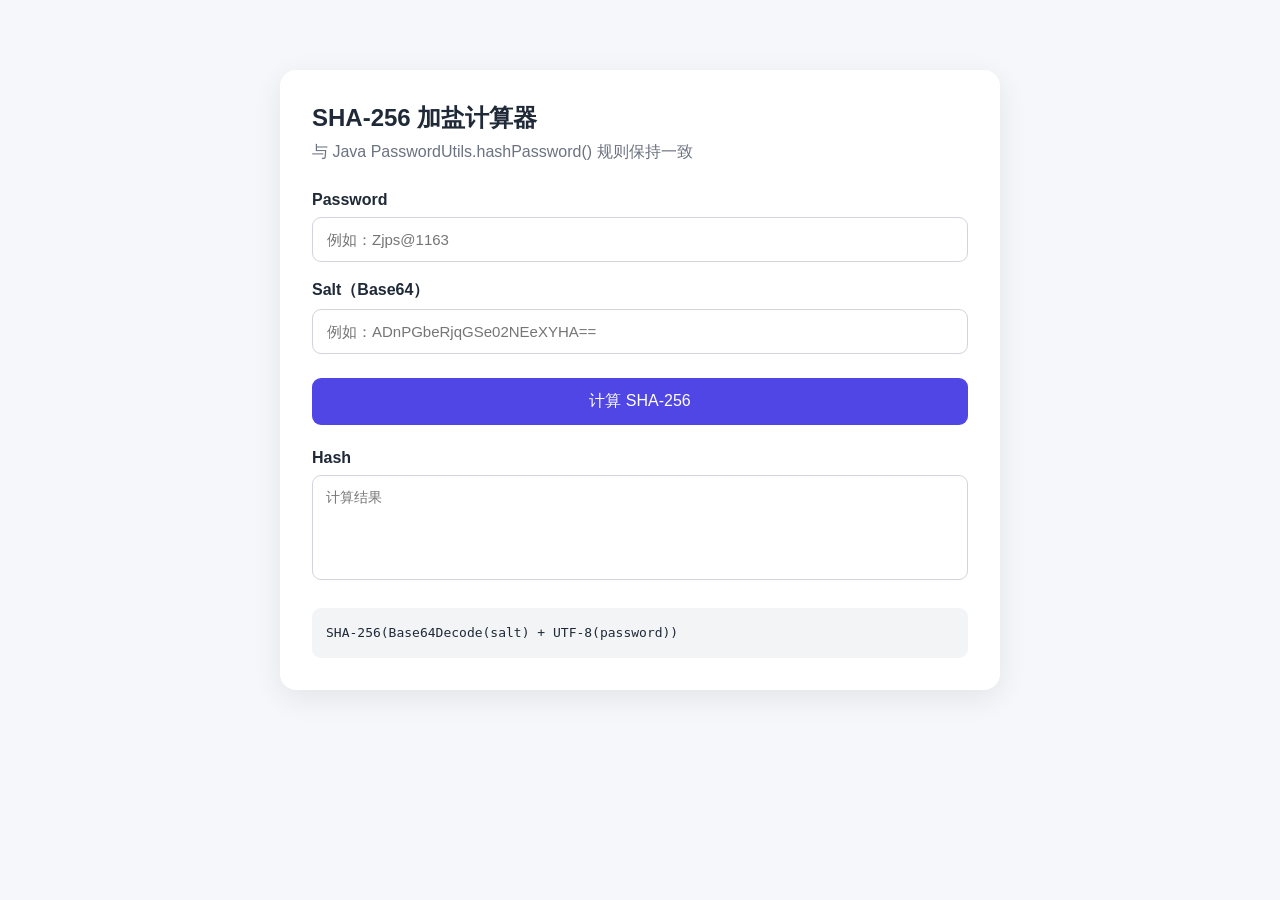
<file: index.html>
<!DOCTYPE html>
<html lang="zh-CN">
<head>
<meta charset="UTF-8">
<meta name="viewport" content="width=device-width, initial-scale=1.0">
<title>SHA-256 加盐计算器</title>
<style>
*{box-sizing:border-box}
body{margin:0;background:#f5f7fb;font-family:Arial,"Microsoft YaHei",sans-serif;color:#1f2937}
.container{width:min(720px,92%);margin:70px auto;background:#fff;padding:32px;border-radius:16px;box-shadow:0 8px 30px rgba(0,0,0,.08)}
h1{margin:0 0 8px;font-size:24px}
.desc{color:#6b7280;margin-bottom:28px}
label{display:block;font-weight:600;margin:18px 0 8px}
input{width:100%;padding:13px 14px;border:1px solid #d1d5db;border-radius:9px;font-size:15px;outline:none}
input:focus{border-color:#6366f1}
button{margin-top:24px;width:100%;padding:13px;border:0;border-radius:9px;background:#4f46e5;color:white;font-size:16px;cursor:pointer}
button:hover{background:#4338ca}
.result{margin-top:24px}
.result textarea{width:100%;height:105px;padding:13px;border:1px solid #d1d5db;border-radius:9px;font-family:Consolas,monospace;font-size:14px;resize:none}
.error{color:#dc2626;margin-top:12px}
.rule{margin-top:24px;padding:14px;background:#f3f4f6;border-radius:9px;font-family:Consolas,monospace;font-size:13px;line-height:1.7}
</style>
</head>
<body>
<div class="container">
  <h1>SHA-256 加盐计算器</h1>
  <div class="desc">与 Java PasswordUtils.hashPassword() 规则保持一致</div>

  <label for="password">Password</label>
  <input id="password" type="password" placeholder="例如：Zjps@1163">

  <label for="salt">Salt（Base64）</label>
  <input id="salt" type="text" placeholder="例如：ADnPGbeRjqGSe02NEeXYHA==">

  <button onclick="calculate()">计算 SHA-256</button>

  <div class="result">
    <label for="result">Hash</label>
    <textarea id="result" readonly placeholder="计算结果"></textarea>
  </div>

  <div id="error" class="error"></div>

  <div class="rule">
    SHA-256(Base64Decode(salt) + UTF-8(password))
  </div>
</div>

<script>
function base64ToBytes(base64) {
  const binary = atob(base64);
  const bytes = new Uint8Array(binary.length);
  for (let i = 0; i < binary.length; i++) {
    bytes[i] = binary.charCodeAt(i);
  }
  return bytes;
}

async function calculate() {
  const password = document.getElementById("password").value;
  const salt = document.getElementById("salt").value.trim();
  const result = document.getElementById("result");
  const error = document.getElementById("error");

  result.value = "";
  error.textContent = "";

  if (!password) {
    error.textContent = "请输入 Password";
    return;
  }

  if (!salt) {
    error.textContent = "请输入 Base64 Salt";
    return;
  }

  try {
    // 与 Java Base64.getDecoder().decode(salt) 一致
    const saltBytes = base64ToBytes(salt);

    // 与 Java password.getBytes(StandardCharsets.UTF_8) 一致
    const passwordBytes = new TextEncoder().encode(password);

    // saltBytes + passwordBytes
    const combined = new Uint8Array(
      saltBytes.length + passwordBytes.length
    );
    combined.set(saltBytes, 0);
    combined.set(passwordBytes, saltBytes.length);

    // SHA-256
    const hashBuffer = await crypto.subtle.digest("SHA-256", combined);
    const hashBytes = new Uint8Array(hashBuffer);

    // 转成小写十六进制，与 Java String.format("%02x", b) 一致
    const hash = Array.from(hashBytes)
      .map(b => b.toString(16).padStart(2, "0"))
      .join("");

    result.value = hash;
  } catch (e) {
    error.textContent = "计算失败：Salt 不是有效的 Base64 字符串";
  }
}
</script>
</body>
</html>
</file>
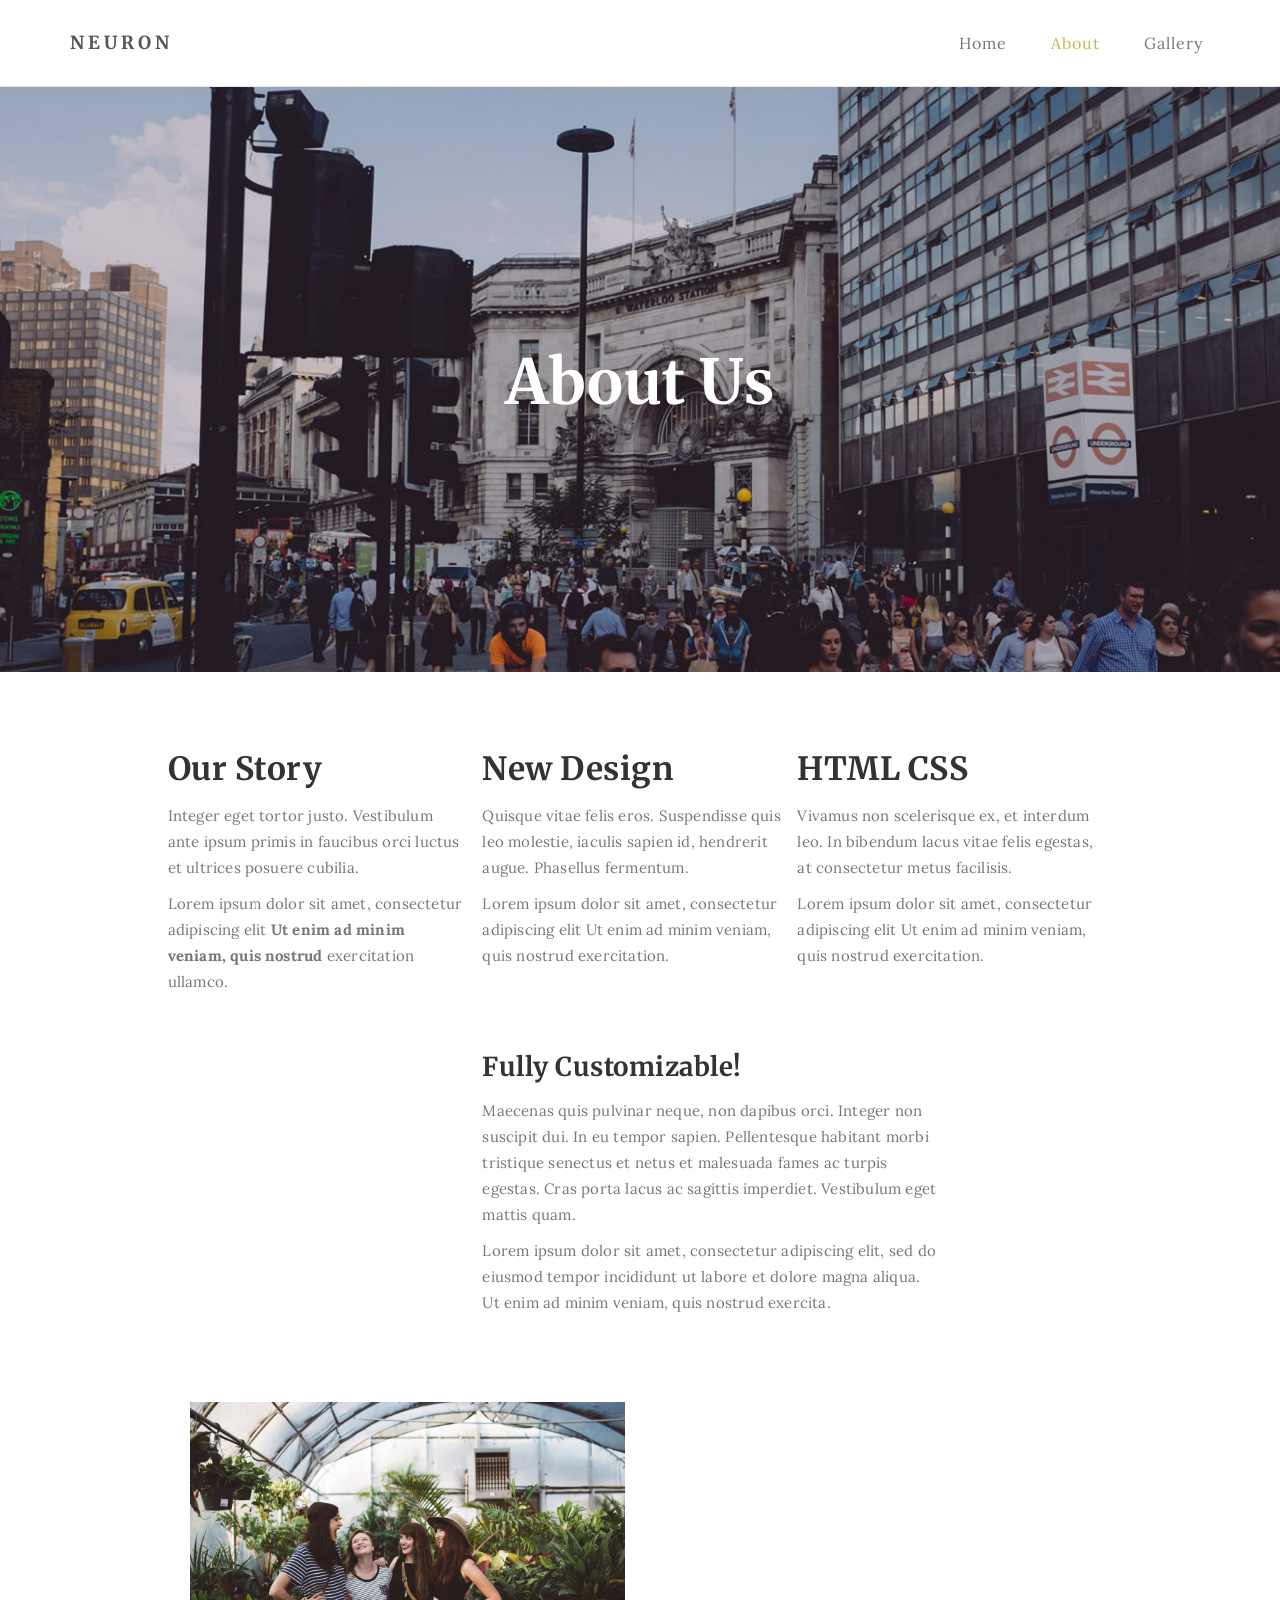
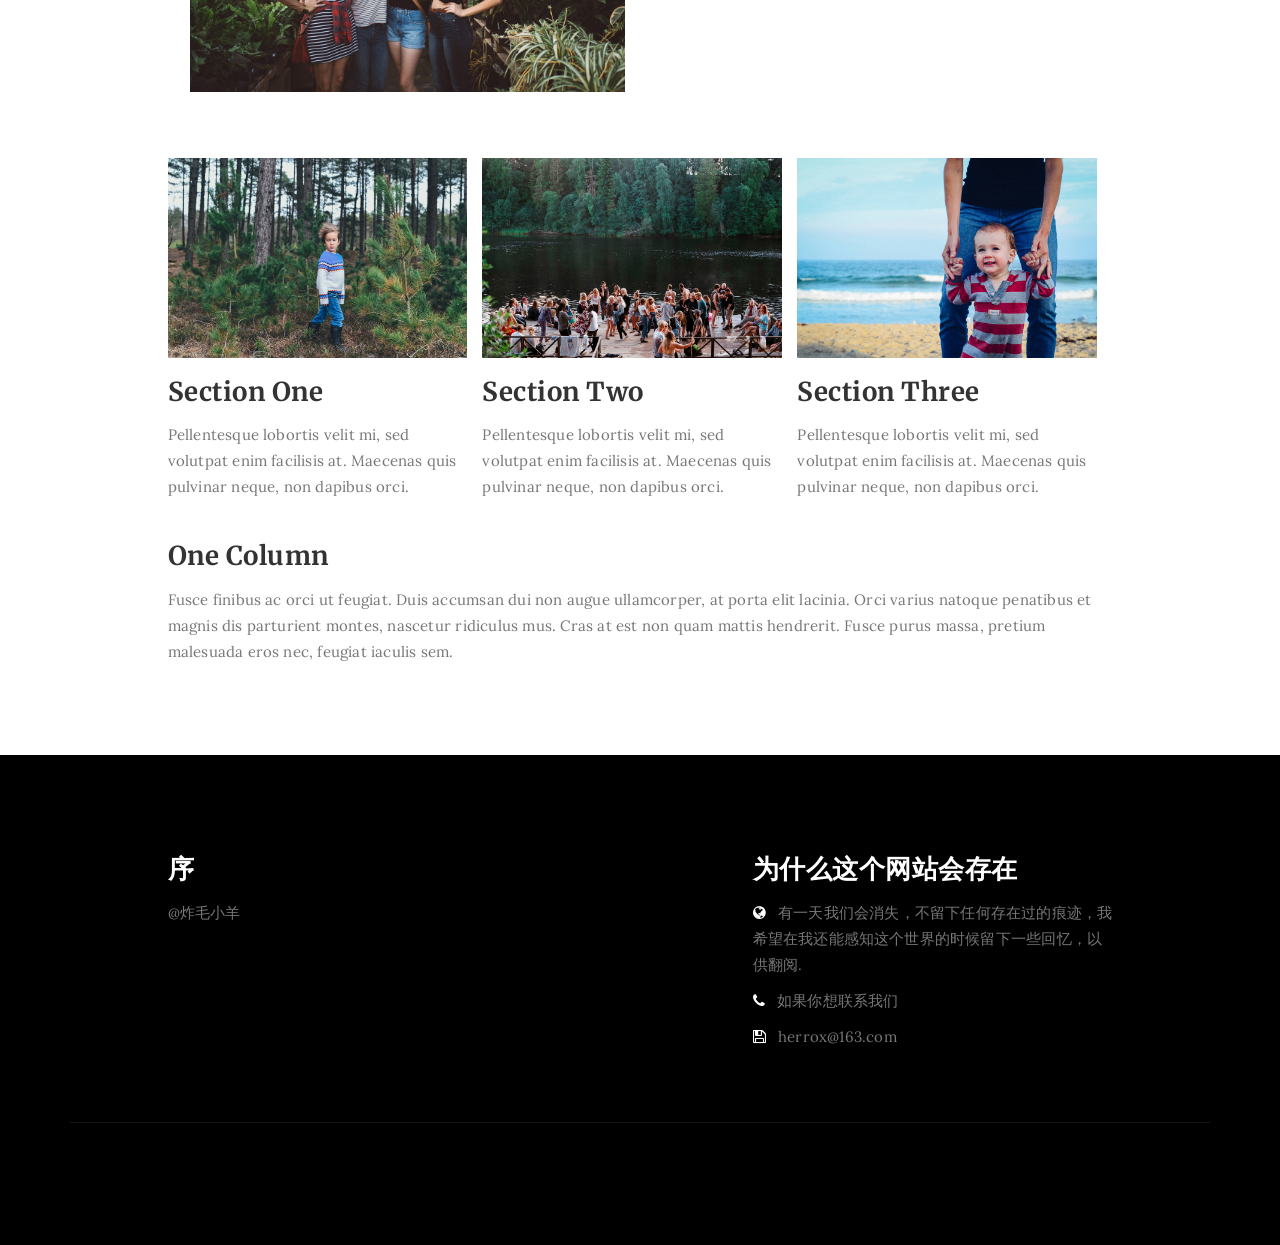
<file: about.html>
<!DOCTYPE html>
<html lang="en">
<head>

<meta charset="UTF-8">
<meta http-equiv="X-UA-Compatible" content="IE=Edge">
<meta name="description" content="">
<meta name="keywords" content="">
<meta name="author" content="">
<meta name="viewport" content="width=device-width, initial-scale=1, maximum-scale=1">

<title>Neuron Template - About</title>
<!--

Template 2085 Neuron

http://www.tooplate.com/view/2085-neuron

-->
<link rel="stylesheet" href="css/bootstrap.min.css">
<link rel="stylesheet" href="css/font-awesome.min.css">

<!-- Main css -->
<link rel="stylesheet" href="css/style.css">
<link href="https://fonts.googleapis.com/css?family=Lora|Merriweather:300,400" rel="stylesheet">

</head>
<body>

<!-- PRE LOADER -->

<div class="preloader">
     <div class="sk-spinner sk-spinner-wordpress">
          <span class="sk-inner-circle"></span>
     </div>
</div>

<!-- Navigation section  -->

<div class="navbar navbar-default navbar-static-top" role="navigation">
     <div class="container">

          <div class="navbar-header">
               <button class="navbar-toggle" data-toggle="collapse" data-target=".navbar-collapse">
                    <span class="icon icon-bar"></span>
                    <span class="icon icon-bar"></span>
                    <span class="icon icon-bar"></span>
               </button>
               <a href="index.html" class="navbar-brand">Neuron</a>
          </div>
          <div class="collapse navbar-collapse">
               <ul class="nav navbar-nav navbar-right">
                    <li><a href="index.html">Home</a></li>
                    <li class="active"><a href="about.html">About</a></li>
                    <li><a href="gallery.html">Gallery</a></li>
               </ul>
          </div>

  </div>
</div>

<!-- Home Section -->

<section id="home" class="main-about parallax-section">
     <div class="overlay"></div>
     <div class="container">
          <div class="row">

               <div class="col-md-12 col-sm-12">
                    <h1>About Us</h1>
               </div>

          </div>
     </div>
</section>

<!-- About Section -->

<section id="about">
     <div class="container">
          <div class="row">

               <div class="col-md-offset-1 col-md-10 col-sm-12">
                    <div class="col-md-4 col-sm-4">
                         <h2>Our Story</h2>
                         <p>Integer eget tortor justo. Vestibulum ante ipsum primis in faucibus orci luctus et ultrices posuere cubilia.</p>
                         <p>Lorem ipsum dolor sit amet, consectetur adipiscing elit <strong>Ut enim ad minim veniam, quis nostrud</strong> exercitation ullamco.</p>
                    </div>

                    <div class="col-md-4 col-sm-4">
                         <h2>New Design</h2>
                         <p>Quisque vitae felis eros. Suspendisse quis leo molestie, iaculis sapien id, hendrerit augue. Phasellus fermentum.</p>
                         <p>Lorem ipsum dolor sit amet, consectetur adipiscing elit Ut enim ad minim veniam, quis nostrud exercitation.</p>
                    </div>

                    <div class="col-md-4 col-sm-4">
                         <h2>HTML CSS</h2>
                         <p>Vivamus non scelerisque ex, et interdum leo. In bibendum lacus vitae felis egestas, at consectetur metus facilisis.</p>
                         <p>Lorem ipsum dolor sit amet, consectetur adipiscing elit Ut enim ad minim veniam, quis nostrud exercitation.</p>
                    </div>

                    <div class="col-md-6 col-sm-6">
                         <h3>Fully Customizable!</h3>
                         <p>Maecenas quis pulvinar neque, non dapibus orci. Integer non suscipit dui. In eu tempor sapien. Pellentesque habitant morbi tristique senectus et netus et malesuada fames ac turpis egestas. Cras porta lacus ac sagittis imperdiet. Vestibulum eget mattis quam.</p>
                         <p>Lorem ipsum dolor sit amet, consectetur adipiscing elit, sed do eiusmod tempor incididunt ut labore et dolore magna aliqua. Ut enim ad minim veniam, quis nostrud exercita.</p>
                    </div>

                    <div class="col-md-6 col-sm-6">
                         <img src="images/about-image.jpg" class="img-responsive" alt="About Image">
                    </div>

                    <div class="clearfix"></div>

                    <div class="col-md-4 col-sm-4">
                         <img src="images/about-image1.jpg" class="img-responsive" alt="Blog Image">
                         <h3>Section One</h3>
                         <p>Pellentesque lobortis velit mi, sed volutpat enim facilisis at. Maecenas quis pulvinar neque, non dapibus orci.</p>
                    </div>

                    <div class="col-md-4 col-sm-4">
                         <img src="images/about-image2.jpg" class="img-responsive" alt="Blog Image">
                         <h3>Section Two</h3>
                         <p>Pellentesque lobortis velit mi, sed volutpat enim facilisis at. Maecenas quis pulvinar neque, non dapibus orci.</p>
                    </div>

                    <div class="col-md-4 col-sm-4">
                         <img src="images/about-image3.jpg" class="img-responsive" alt="Blog Image">
                         <h3>Section Three</h3>
                         <p>Pellentesque lobortis velit mi, sed volutpat enim facilisis at. Maecenas quis pulvinar neque, non dapibus orci.</p>
                    </div>
					
                    <h3>One Column</h3>
                    <p>Fusce finibus ac orci ut feugiat. Duis accumsan dui non augue ullamcorper, at porta elit lacinia. Orci varius natoque penatibus et magnis dis parturient montes, nascetur ridiculus mus. Cras at est non quam mattis hendrerit. Fusce purus massa, pretium malesuada eros nec, feugiat iaculis sem.</p>
               </div>

          </div>
     </div>
</section>

<!-- Footer Section -->

<footer>
     <div class="container">
          <div class="row">

               <div class="col-md-5 col-md-offset-1 col-sm-6">
                    <h3>      序</h3>
                    <p>@炸毛小羊</p>

               </div>

               <div class="col-md-4 col-md-offset-1 col-sm-6">
                    <h3>为什么这个网站会存在</h3>
                    <p><i class="fa fa-globe"></i> 有一天我们会消失，不留下任何存在过的痕迹，我希望在我还能感知这个世界的时候留下一些回忆，以供翻阅.</p>
                    <p><i class="fa fa-phone"></i> 如果你想联系我们</p>
                    <p><i class="fa fa-save"></i> herrox@163.com</p>
               </div>

               <div class="clearfix col-md-12 col-sm-12">
                    <hr>
               </div>

               <!-- <div class="col-md-12 col-sm-12">
                    <ul class="social-icon">
                         <li><a href="#" class="fa fa-facebook"></a></li>
                         <li><a href="#" class="fa fa-twitter"></a></li>
                         <li><a href="#" class="fa fa-google-plus"></a></li>
                         <li><a href="#" class="fa fa-dribbble"></a></li>
                         <li><a href="#" class="fa fa-linkedin"></a></li>
                    </ul>
               </div> -->
               
          </div>
     </div>
</footer>

<!-- Back top -->
<a href="#back-top" class="go-top"><i class="fa fa-angle-up"></i></a>

<!-- SCRIPTS -->

<script src="js/jquery.js"></script>
<script src="js/bootstrap.min.js"></script>
<script src="js/jquery.parallax.js"></script>
<script src="js/custom.js"></script>

</body>
</html>
</file>
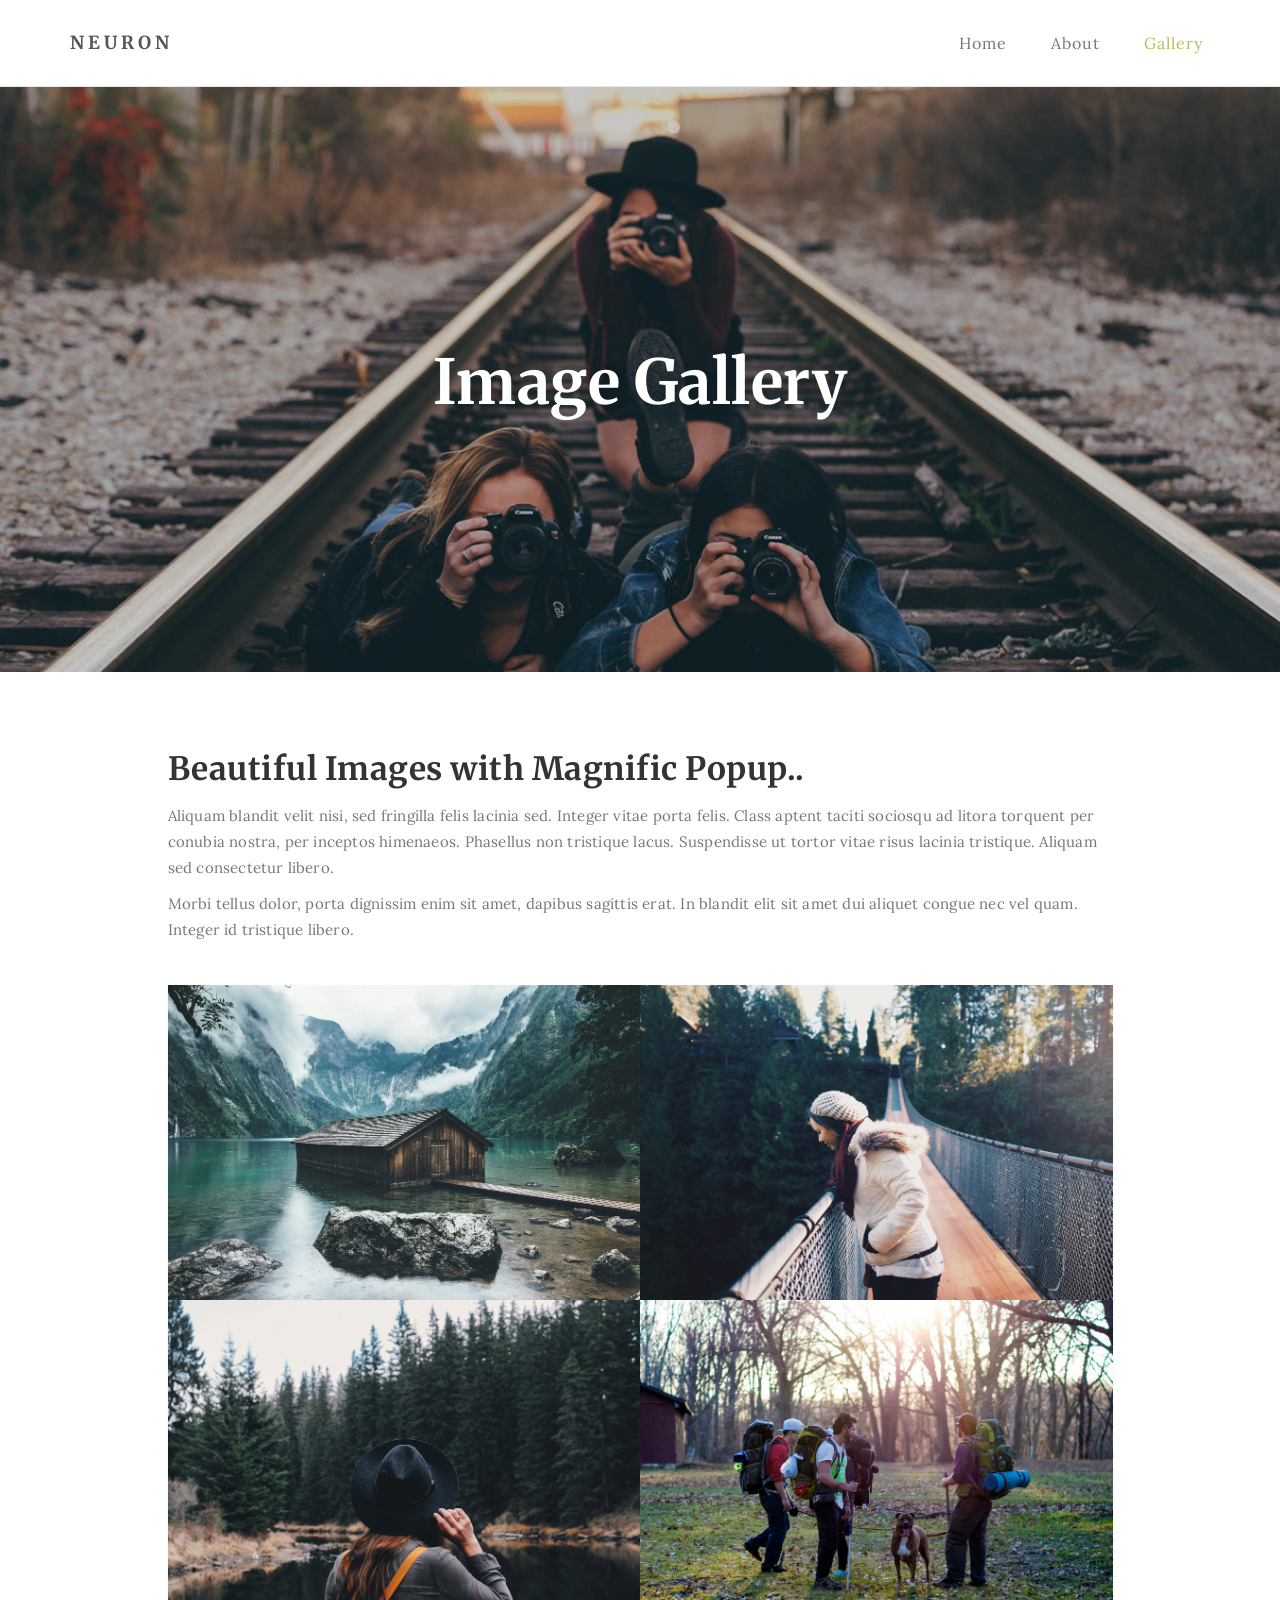
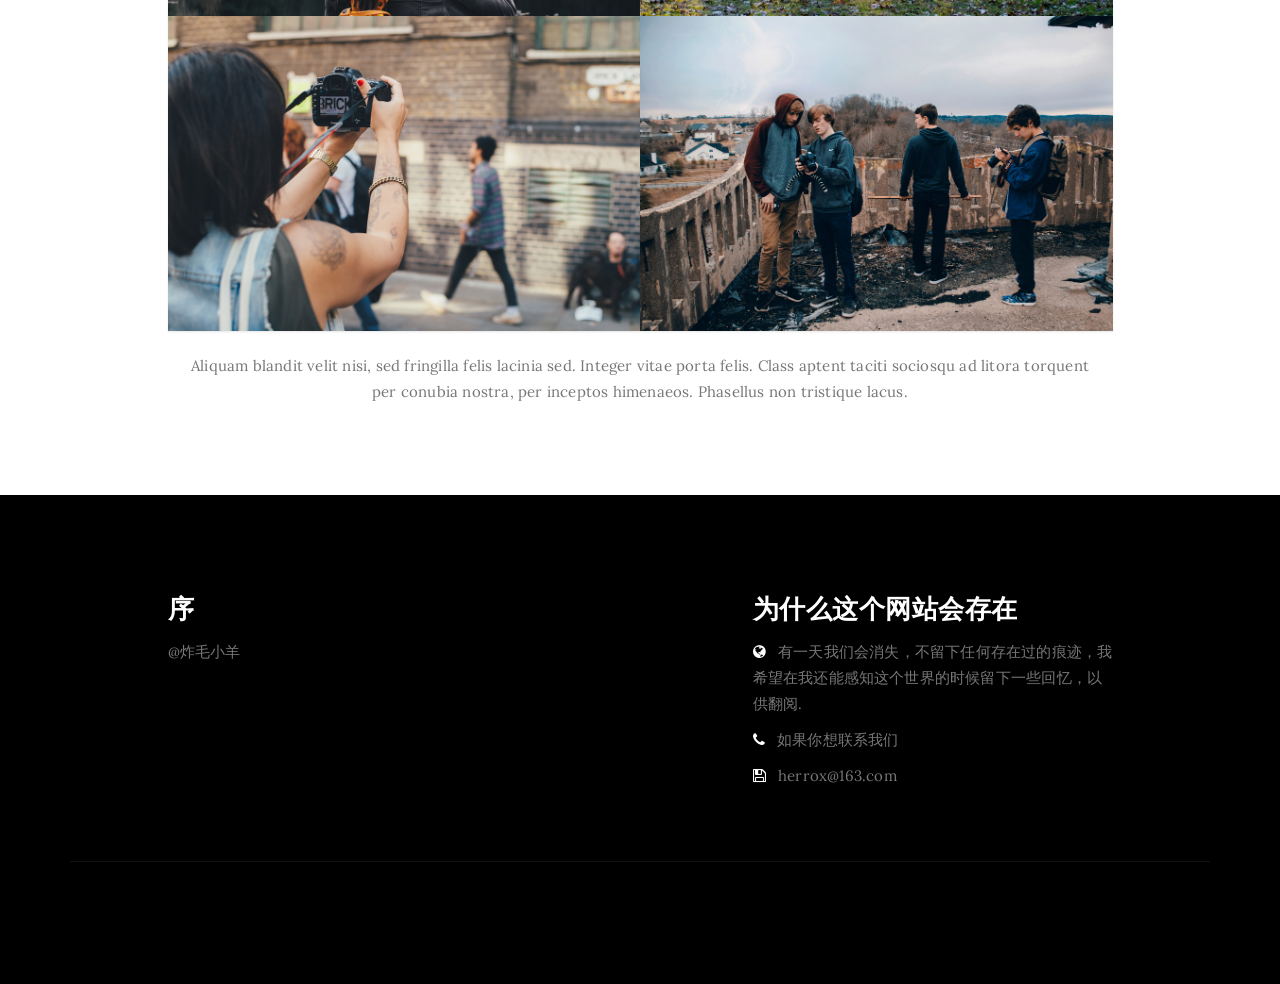
<file: gallery.html>
<!DOCTYPE html>
<html lang="en">
<head>

<meta charset="UTF-8">
<meta http-equiv="X-UA-Compatible" content="IE=Edge">
<meta name="description" content="">
<meta name="keywords" content="">
<meta name="author" content="">
<meta name="viewport" content="width=device-width, initial-scale=1, maximum-scale=1">

<title>Neuron Template - Gallery</title>
<!--

Template 2085 Neuron

http://www.tooplate.com/view/2085-neuron

-->
<link rel="stylesheet" href="css/bootstrap.min.css">
<link rel="stylesheet" href="css/font-awesome.min.css">
<link rel="stylesheet" href="css/magnific-popup.css">

<!-- Main css -->
<link rel="stylesheet" href="css/style.css">
<link href="https://fonts.googleapis.com/css?family=Lora|Merriweather:300,400" rel="stylesheet">

</head>
<body>

<!-- PRE LOADER -->

<div class="preloader">
     <div class="sk-spinner sk-spinner-wordpress">
          <span class="sk-inner-circle"></span>
     </div>
</div>

<!-- Navigation section  -->

<div class="navbar navbar-default navbar-static-top" role="navigation">
     <div class="container">

          <div class="navbar-header">
               <button class="navbar-toggle" data-toggle="collapse" data-target=".navbar-collapse">
                    <span class="icon icon-bar"></span>
                    <span class="icon icon-bar"></span>
                    <span class="icon icon-bar"></span>
               </button>
               <a href="index.html" class="navbar-brand">Neuron</a>
          </div>
          <div class="collapse navbar-collapse">
               <ul class="nav navbar-nav navbar-right">
                    <li><a href="index.html">Home</a></li>
                    <li><a href="about.html">About</a></li>
                    <li class="active"><a href="gallery.html">Gallery</a></li>
               </ul>
          </div>

  </div>
</div>

<!-- Home Section -->

<section id="home" class="main-gallery parallax-section">
     <div class="overlay"></div>
     <div class="container">
          <div class="row">

               <div class="col-md-12 col-sm-12">
                    <h1>Image Gallery</h1>
               </div>

          </div>
     </div>
</section>

<!-- Gallery Section -->

<section id="gallery">
     <div class="container">
          <div class="row">

               <div class="col-md-offset-1 col-md-10 col-sm-12">
                    <h2>Beautiful Images with Magnific Popup..</h2>
                    <p>Aliquam blandit velit nisi, sed fringilla felis lacinia sed. Integer vitae porta felis. Class aptent taciti sociosqu ad litora torquent per conubia nostra, per inceptos himenaeos. Phasellus non tristique lacus. Suspendisse ut tortor vitae risus lacinia tristique. Aliquam sed consectetur libero.</p>
                    <p>Morbi tellus dolor, porta dignissim enim sit amet, dapibus sagittis erat. In blandit elit sit amet dui aliquet congue nec vel quam. Integer id tristique libero.</p>
                    <span></span>
                    <div class="col-md-6 col-sm-6">
                         <div class="gallery-thumb">
                              <a href="images/gallery-image1.jpg" class="image-popup">
                                   <img src="images/gallery-image1.jpg" class="img-responsive" alt="Gallery Image">
                              </a>
                         </div>
                    </div>

                    <div class="col-md-6 col-sm-6">
                         <div class="gallery-thumb">
                              <a href="images/gallery-image2.jpg" class="image-popup">
                                   <img src="images/gallery-image2.jpg" class="img-responsive" alt="Gallery Image">
                              </a>
                         </div>
                    </div>

                    <div class="col-md-6 col-sm-6">
                         <div class="gallery-thumb">
                              <a href="images/gallery-image3.jpg" class="image-popup">
                                   <img src="images/gallery-image3.jpg" class="img-responsive" alt="Gallery Image">
                              </a>
                         </div>
                    </div>

                    <div class="col-md-6 col-sm-6">
                         <div class="gallery-thumb">
                              <a href="images/gallery-image4.jpg" class="image-popup">
                                   <img src="images/gallery-image4.jpg" class="img-responsive" alt="Gallery Image">
                              </a>
                         </div>
                    </div>

                    <div class="col-md-6 col-sm-6">
                         <div class="gallery-thumb">
                              <a href="images/gallery-image5.jpg" class="image-popup">
                                   <img src="images/gallery-image5.jpg" class="img-responsive" alt="Gallery Image">
                              </a>
                         </div>
                    </div>

                    <div class="col-md-6 col-sm-6">
                         <div class="gallery-thumb">
                              <a href="images/gallery-image6.jpg" class="image-popup">
                                   <img src="images/gallery-image6.jpg" class="img-responsive" alt="Gallery Image">
                              </a>
                         </div>
                    </div>

                    <div class="col-md-12 col-sm-12">
                         <p>Aliquam blandit velit nisi, sed fringilla felis lacinia sed. Integer vitae porta felis. Class aptent taciti sociosqu ad litora torquent per conubia nostra, per inceptos himenaeos. Phasellus non tristique lacus.</p>
                    </div>
               </div>

          </div>
     </div>
</section>

<!-- Footer Section -->

<footer>
     <div class="container">
          <div class="row">

               <div class="col-md-5 col-md-offset-1 col-sm-6">
                    <h3>      序</h3>
                    <p>@炸毛小羊</p>

               </div>

               <div class="col-md-4 col-md-offset-1 col-sm-6">
                    <h3>为什么这个网站会存在</h3>
                    <p><i class="fa fa-globe"></i> 有一天我们会消失，不留下任何存在过的痕迹，我希望在我还能感知这个世界的时候留下一些回忆，以供翻阅.</p>
                    <p><i class="fa fa-phone"></i> 如果你想联系我们</p>
                    <p><i class="fa fa-save"></i> herrox@163.com</p>
               </div>

               <div class="clearfix col-md-12 col-sm-12">
                    <hr>
               </div>

               <!-- <div class="col-md-12 col-sm-12">
                    <ul class="social-icon">
                         <li><a href="#" class="fa fa-facebook"></a></li>
                         <li><a href="#" class="fa fa-twitter"></a></li>
                         <li><a href="#" class="fa fa-google-plus"></a></li>
                         <li><a href="#" class="fa fa-dribbble"></a></li>
                         <li><a href="#" class="fa fa-linkedin"></a></li>
                    </ul>
               </div> -->
               
          </div>
     </div>
</footer>

<!-- Back top -->
<a href="#back-top" class="go-top"><i class="fa fa-angle-up"></i></a>

<!-- SCRIPTS -->

<script src="js/jquery.js"></script>
<script src="js/bootstrap.min.js"></script>
<script src="js/jquery.magnific-popup.min.js"></script>
<script src="js/magnific-popup-options.js"></script>
<script src="js/jquery.parallax.js"></script>
<script src="js/custom.js"></script>

</body>
</html>
</file>
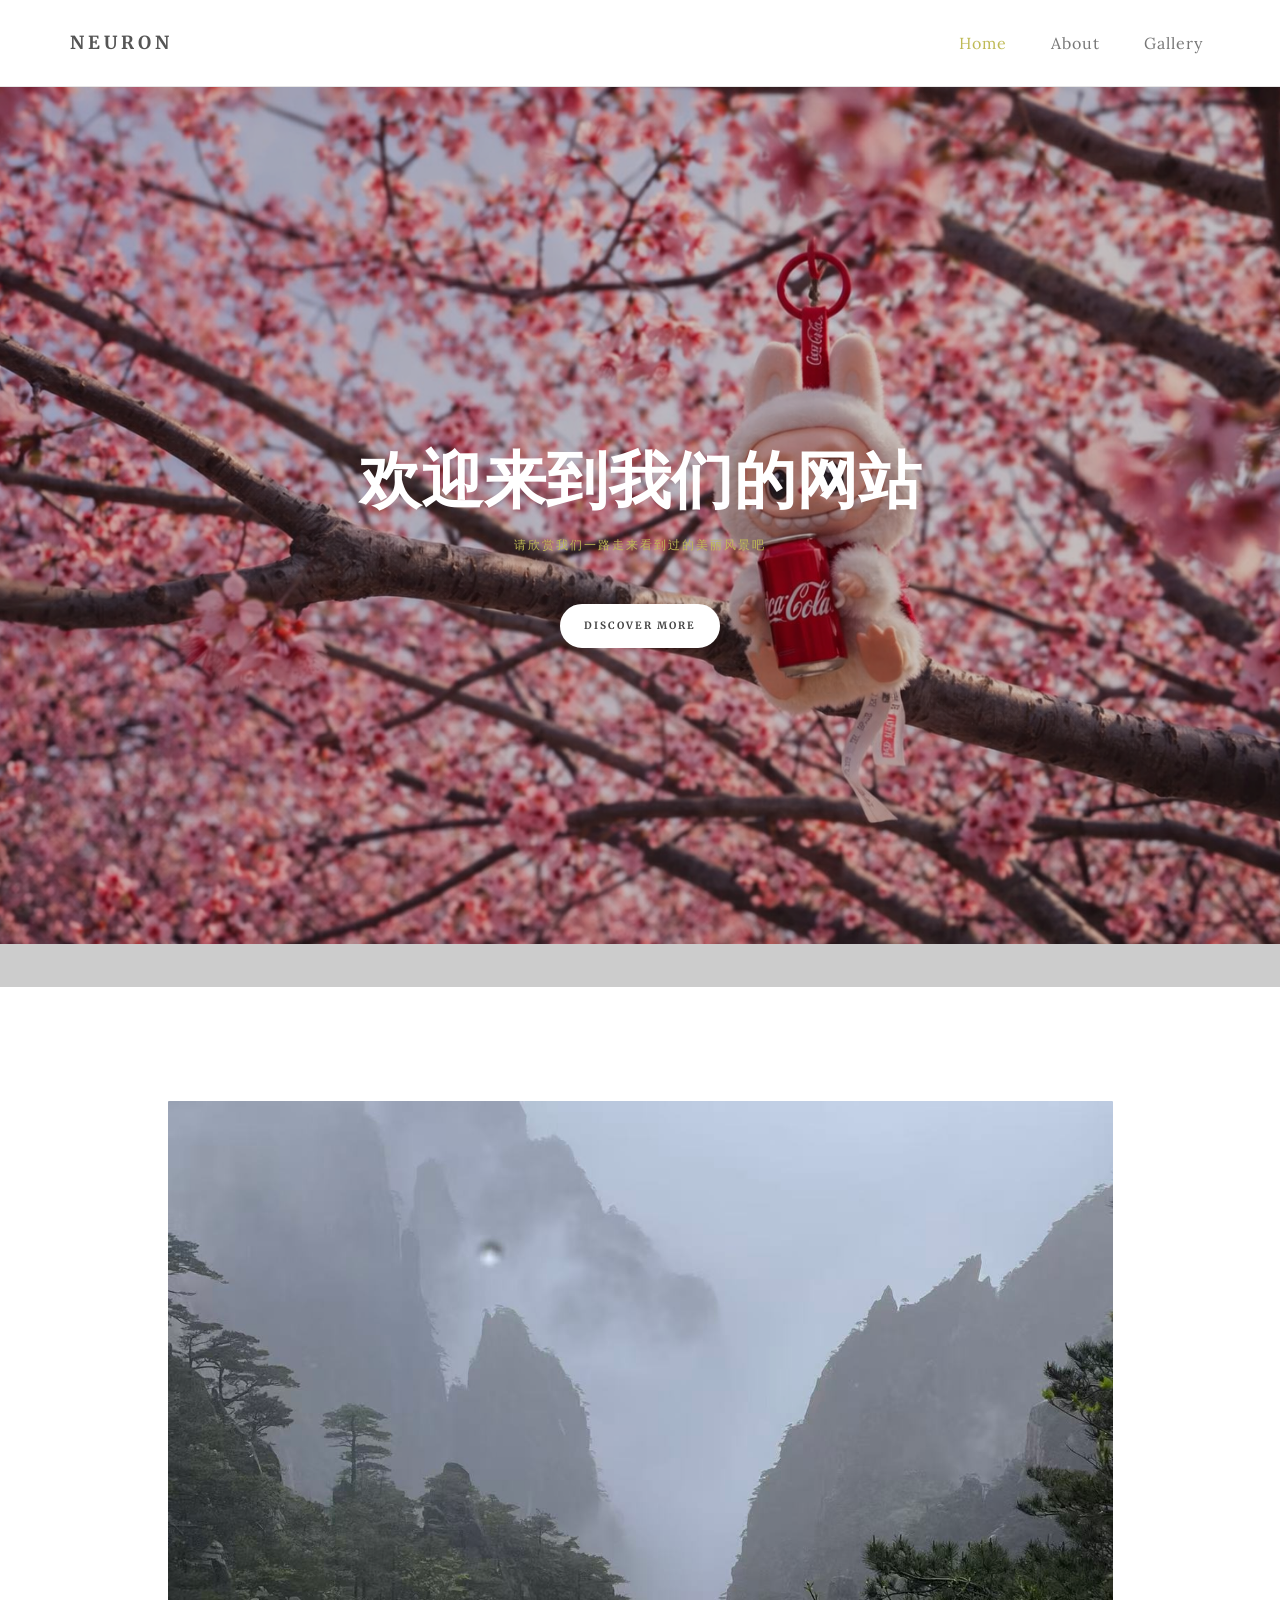
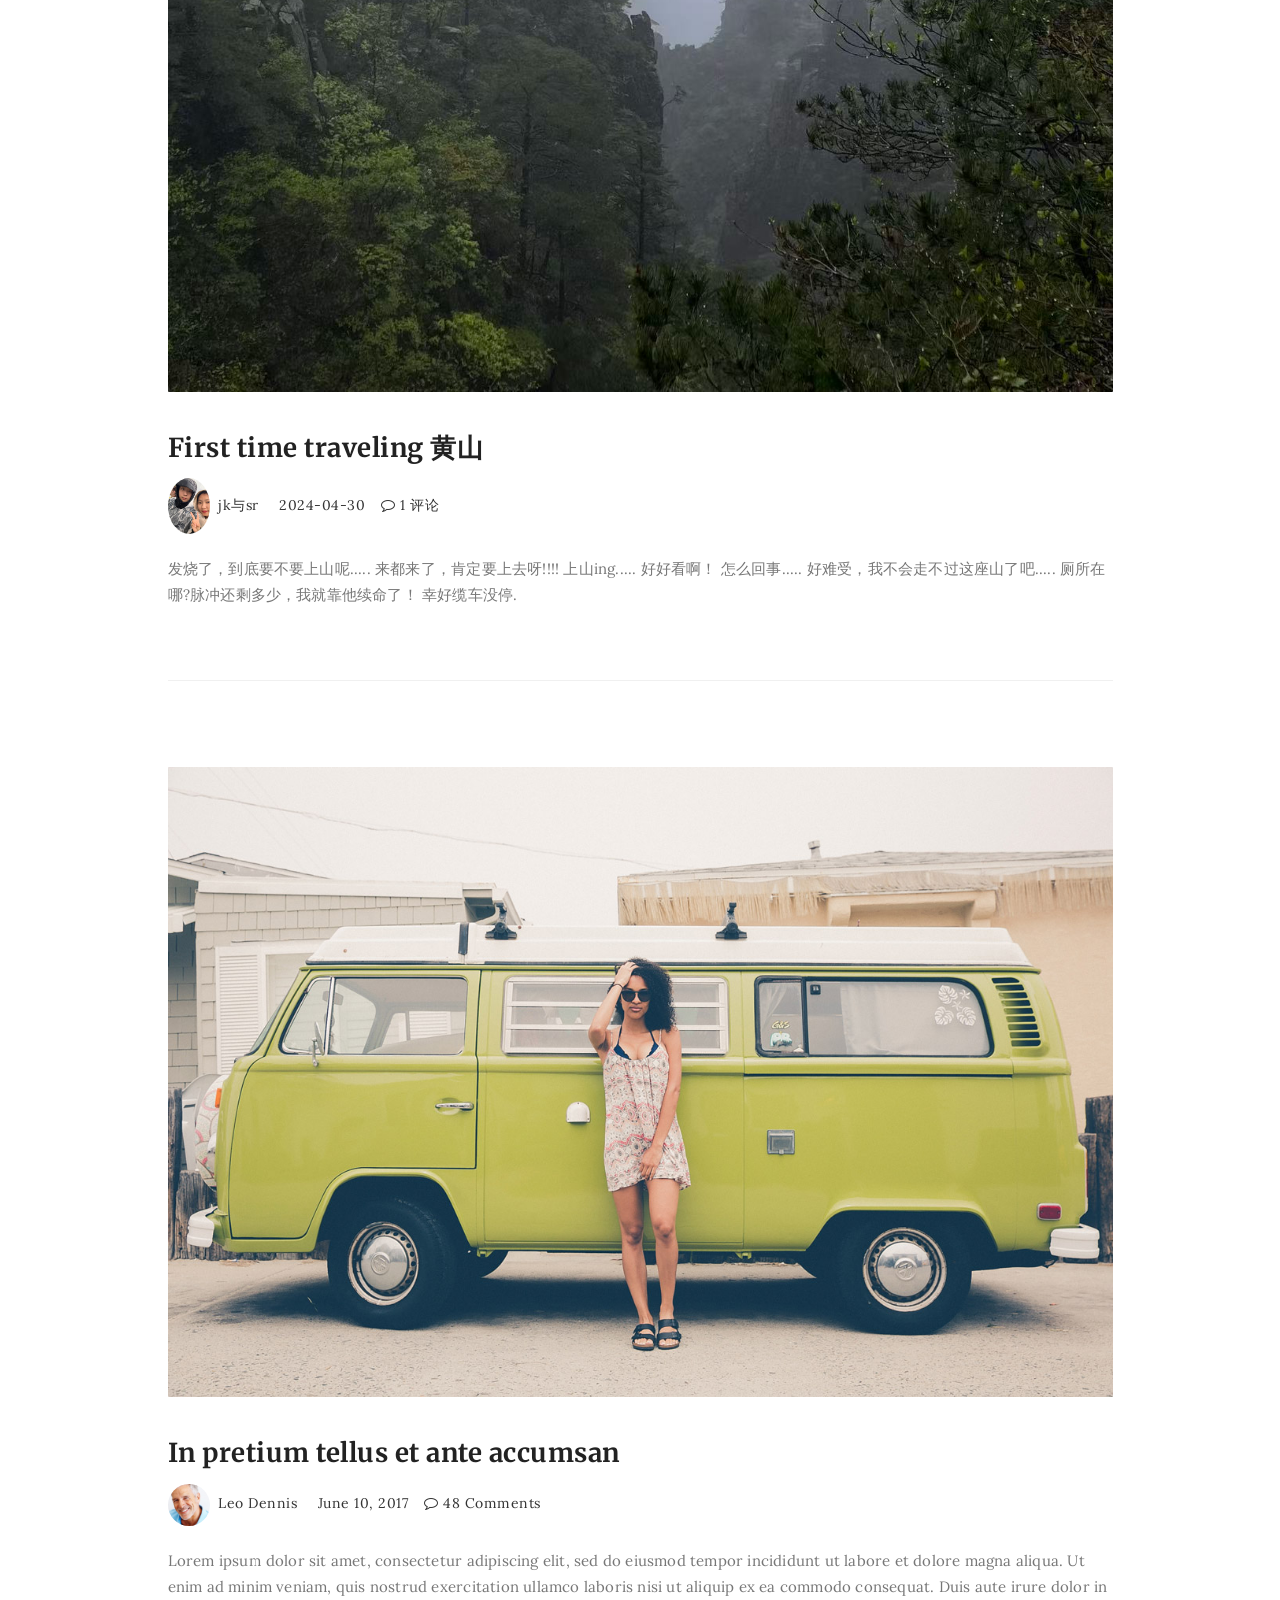
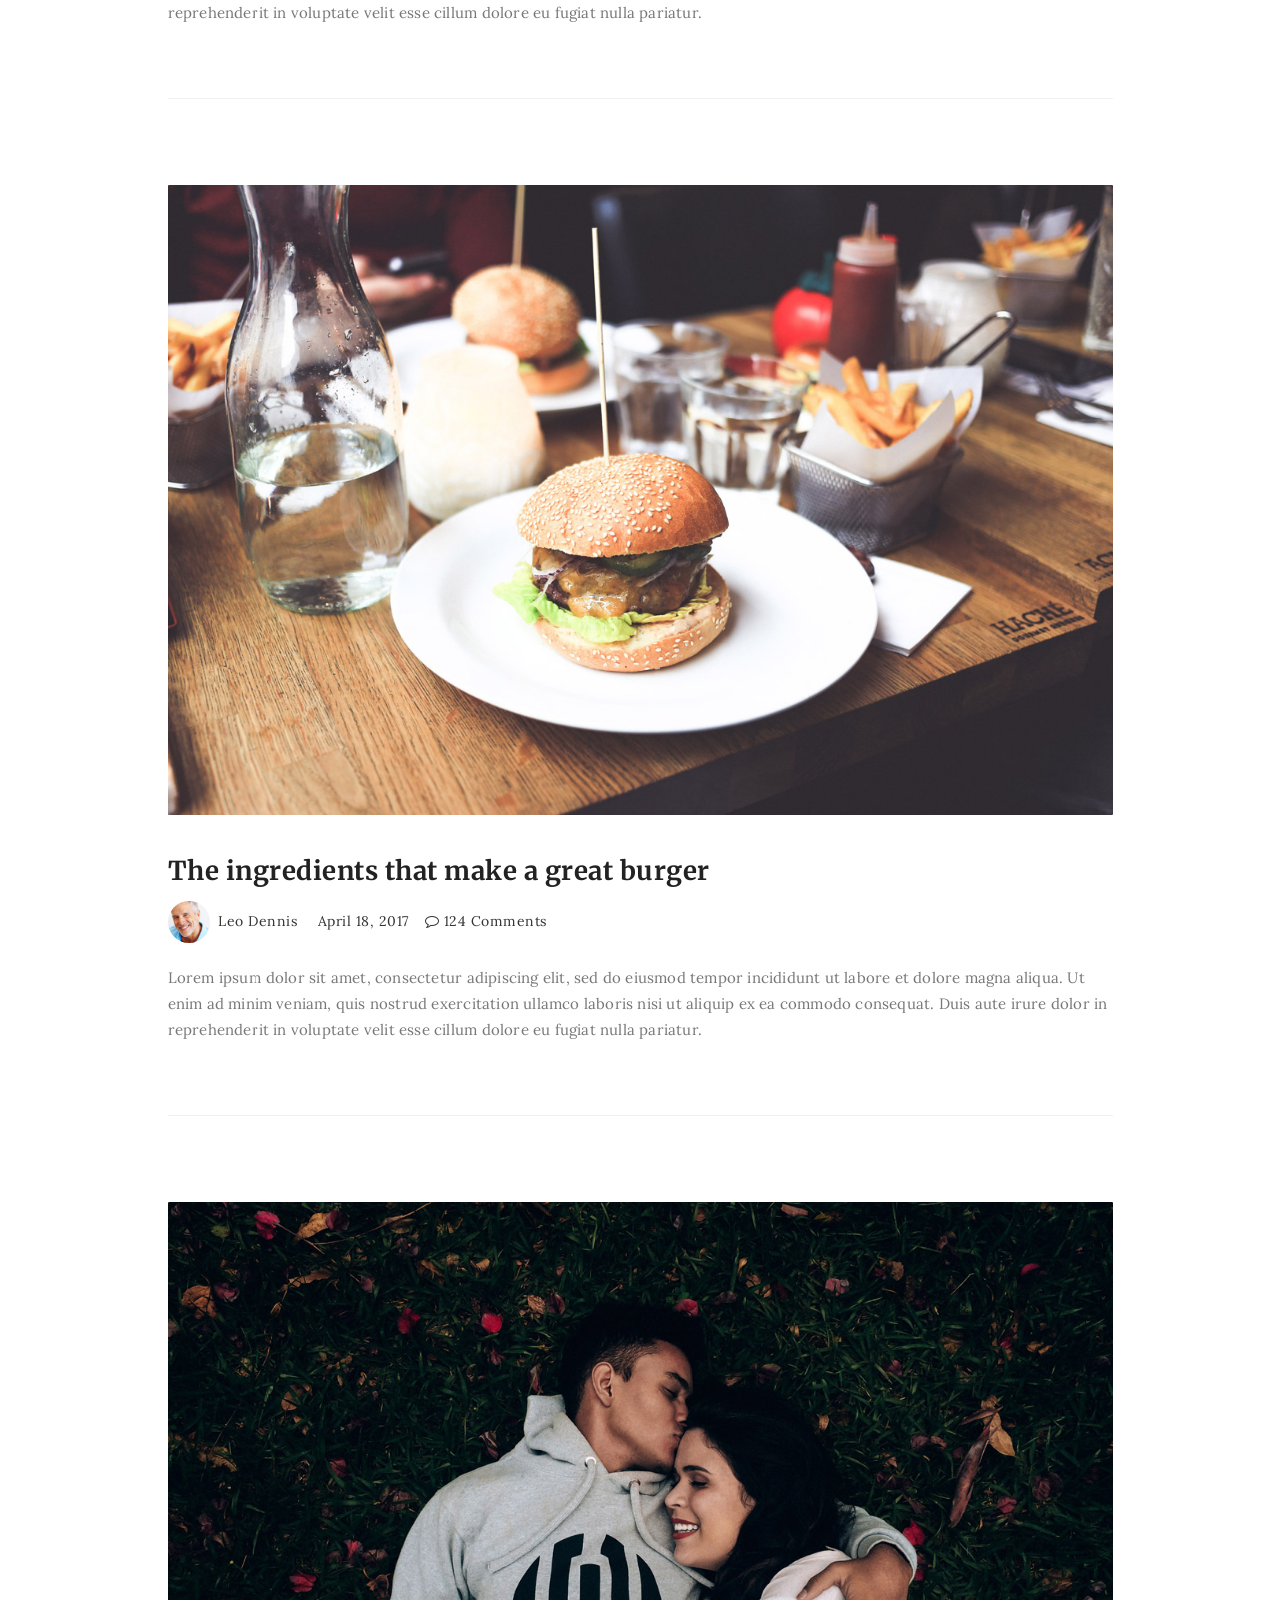
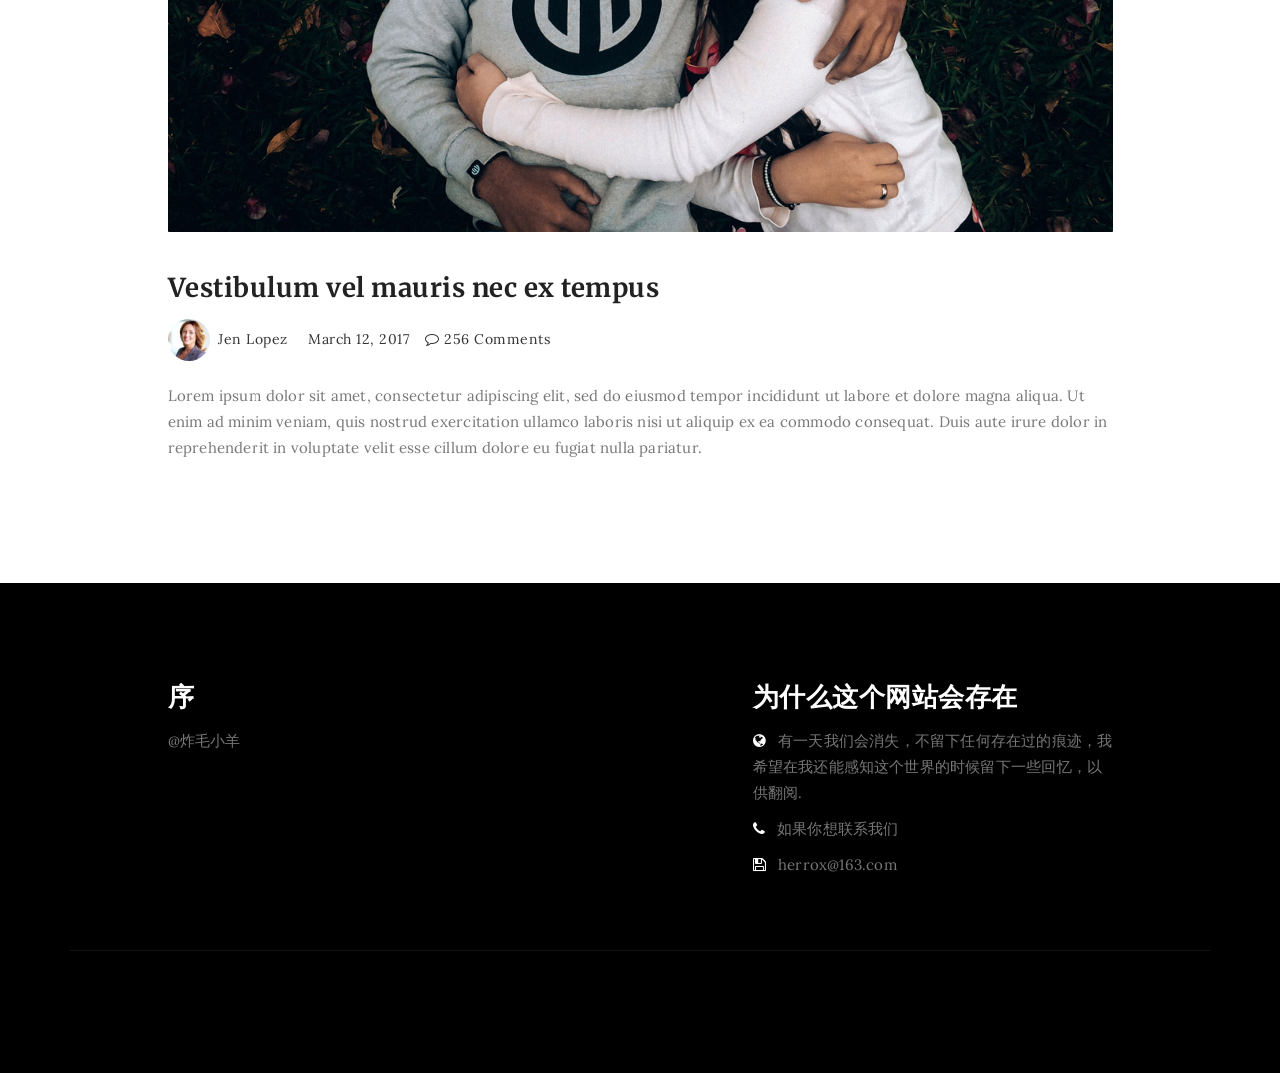
<file: indexbak.html>
<!DOCTYPE html>
<html lang="en">
<head>

<meta charset="UTF-8">
<meta http-equiv="X-UA-Compatible" content="IE=Edge">
<meta name="description" content="">
<meta name="keywords" content="">
<meta name="author" content="">
<meta name="viewport" content="width=device-width, initial-scale=1, maximum-scale=1">

<title>Yjk</title>
<!--

Template 2085 Neuron

http://www.tooplate.com/view/2085-neuron

-->
<link rel="stylesheet" href="css/bootstrap.min.css">
<link rel="stylesheet" href="css/font-awesome.min.css">

<!-- Main css -->
<link rel="stylesheet" href="css/style.css">
<link href="https://fonts.googleapis.com/css?family=Lora|Merriweather:300,400" rel="stylesheet">

</head>
<body>

<!-- PRE LOADER -->

<div class="preloader">
     <div class="sk-spinner sk-spinner-wordpress">
          <span class="sk-inner-circle"></span>
     </div>
</div>

<!-- Navigation section  -->

<div class="navbar navbar-default navbar-static-top" role="navigation">
     <div class="container">

          <div class="navbar-header">
               <button class="navbar-toggle" data-toggle="collapse" data-target=".navbar-collapse">
                    <span class="icon icon-bar"></span>
                    <span class="icon icon-bar"></span>
                    <span class="icon icon-bar"></span>
               </button>
               <a href="index.html" class="navbar-brand">Neuron</a>
          </div>
          <div class="collapse navbar-collapse">
               <ul class="nav navbar-nav navbar-right">
                    <li class="active"><a href="index.html">Home</a></li>
                    <li><a href="about.html">About</a></li>
                    <li><a href="gallery.html">Gallery</a></li>
                    
               </ul>
          </div>

  </div>
</div>

<!-- Home Section -->

<section id="home" class="main-home parallax-section">
     <div class="overlay"></div>
     <div id="particles-js"></div>
     <div class="container">
          <div class="row">

               <div class="col-md-12 col-sm-12">
                    <h1>欢迎来到我们的网站</h1>
                    <h4>请欣赏我们一路走来看到过的美丽风景吧</h4>
                    <a href="#blog" class="smoothScroll btn btn-default">Discover More</a>
               </div>

          </div>
     </div>
</section>

<!-- Blog Section -->

<section id="blog">
     <div class="container">
          <div class="row">

               <div class="col-md-offset-1 col-md-10 col-sm-12">
                    <div class="blog-post-thumb">
                         <div class="blog-post-image">
                              <a href="single-post.html">
                                   <img src="images/黄山.jpg" class="img-responsive" alt="Blog Image">
                              </a>
                         </div>
                         <div class="blog-post-title">
                              <h3><a href="single-post.html">First time traveling 黄山</a></h3>
                         </div>
                         <div class="blog-post-format">
                              <span><a href="#"><img src="images/头像黄山.jpg" class="img-responsive img-circle"> jk与sr</a></span>
                              <span><i class="fa fa-date"></i> 2024-04-30</span>
                              <span><a href="#"><i class="fa fa-comment-o"></i> 1 评论</a></span>
                         </div>
                         <div class="blog-post-des">
                              <p>发烧了，到底要不要上山呢..... 来都来了，肯定要上去呀!!!! 上山ing.....
                              好好看啊！ 怎么回事..... 好难受，我不会走不过这座山了吧..... 厕所在哪?脉冲还剩多少，我就靠他续命了！
                              幸好缆车没停.</p>
                              <!-- <a href="single-post.html" class="btn btn-default">Continue Reading</a> -->
                         </div>
                    </div>

                    <div class="blog-post-thumb">
                         <div class="blog-post-image">
                              <a href="single-post.html">
                                   <img src="images/blog-image2.jpg" class="img-responsive" alt="Blog Image">
                              </a>
                         </div>
                         <div class="blog-post-title">
                              <h3><a href="single-post.html">In pretium tellus et ante accumsan</a></h3>
                         </div>
                         <div class="blog-post-format">
                              <span><a href="#"><img src="images/author-image2.jpg" class="img-responsive img-circle"> Leo Dennis</a></span>
                              <span><i class="fa fa-date"></i> June 10, 2017</span>
                              <span><a href="#"><i class="fa fa-comment-o"></i> 48 Comments</a></span>
                         </div>
                         <div class="blog-post-des">
                              <p>Lorem ipsum dolor sit amet, consectetur adipiscing elit, sed do eiusmod tempor incididunt ut labore et dolore magna aliqua. Ut enim ad minim veniam, quis nostrud exercitation ullamco laboris nisi ut aliquip ex ea commodo consequat. Duis aute irure dolor in reprehenderit in voluptate velit esse cillum dolore eu fugiat nulla pariatur.</p>
                              <!-- <a href="single-post.html" class="btn btn-default">Continue Reading</a> -->
                         </div>
                    </div>

                    <!-- <div class="blog-post-thumb">
                         <div class="blog-post-video">
                              <div class="embed-responsive embed-responsive-16by9">
                                   <iframe class="embed-responsive-item" src="https://www.youtube.com/embed/Pgmx7z49OEk" allowfullscreen></iframe>
                              </div>
                         </div>
                         <div class="blog-post-title">
                              <h3><a href="single-post.html">Nam interdum maximus dolor faucibus</a></h3>
                         </div>
                         <div class="blog-post-format">
                              <span><a href="#"><img src="images/author-image1.jpg" class="img-responsive img-circle"> Jen Lopez</a></span>
                              <span><i class="fa fa-date"></i> May 30, 2017</span>
                              <span><a href="#"><i class="fa fa-comment-o"></i> 63 Comments</a></span>
                         </div>
                         <div class="blog-post-des">
                              <p>Lorem ipsum dolor sit amet, consectetur adipiscing elit, sed do eiusmod tempor incididunt ut labore et dolore magna aliqua. Ut enim ad minim veniam, quis nostrud exercitation ullamco laboris nisi ut aliquip ex ea commodo consequat. Duis aute irure dolor in reprehenderit in voluptate velit esse cillum dolore eu fugiat nulla pariatur.</p>
                              <a href="single-post.html" class="btn btn-default">Continue Reading</a>
                         </div>
                    </div> -->

                    <div class="blog-post-thumb">
                         <div class="blog-post-image">
                              <a href="single-post.html">
                                   <img src="images/blog-image3.jpg" class="img-responsive" alt="Blog Image">
                              </a>
                         </div>
                         <div class="blog-post-title">
                              <h3><a href="single-post.html">The ingredients that make a great burger</a></h3>
                         </div>
                         <div class="blog-post-format">
                              <span><a href="#"><img src="images/author-image2.jpg" class="img-responsive img-circle"> Leo Dennis</a></span>
                              <span><i class="fa fa-date"></i> April 18, 2017</span>
                              <span><a href="#"><i class="fa fa-comment-o"></i> 124 Comments</a></span>
                         </div>
                         <div class="blog-post-des">
                              <p>Lorem ipsum dolor sit amet, consectetur adipiscing elit, sed do eiusmod tempor incididunt ut labore et dolore magna aliqua. Ut enim ad minim veniam, quis nostrud exercitation ullamco laboris nisi ut aliquip ex ea commodo consequat. Duis aute irure dolor in reprehenderit in voluptate velit esse cillum dolore eu fugiat nulla pariatur.</p>
                              <!-- <a href="single-post.html" class="btn btn-default">Continue Reading</a> -->
                         </div>
                    </div>

                    <div class="blog-post-thumb">
                         <div class="blog-post-image">
                              <a href="single-post.html">
                                   <img src="images/blog-image4.jpg" class="img-responsive" alt="Blog Image">
                              </a>
                         </div>
                         <div class="blog-post-title">
                              <h3><a href="single-post.html">Vestibulum vel mauris nec ex tempus</a></h3>
                         </div>
                         <div class="blog-post-format">
                              <span><a href="#"><img src="images/author-image1.jpg" class="img-responsive img-circle"> Jen Lopez</a></span>
                              <span><i class="fa fa-date"></i> March 12, 2017</span>
                              <span><a href="#"><i class="fa fa-comment-o"></i> 256 Comments</a></span>
                         </div>
                         <div class="blog-post-des">
                              <p>Lorem ipsum dolor sit amet, consectetur adipiscing elit, sed do eiusmod tempor incididunt ut labore et dolore magna aliqua. Ut enim ad minim veniam, quis nostrud exercitation ullamco laboris nisi ut aliquip ex ea commodo consequat. Duis aute irure dolor in reprehenderit in voluptate velit esse cillum dolore eu fugiat nulla pariatur.</p>
                              <!-- <a href="single-post.html" class="btn btn-default">Continue Reading</a> -->
                         </div>
                    </div>
               </div>

          </div>
     </div>
</section>

<!-- Footer Section -->

<footer>
     <div class="container">
          <div class="row">

               <div class="col-md-5 col-md-offset-1 col-sm-6">
                    <h3>      序</h3>
                    <p>@炸毛小羊</p>

               </div>

               <div class="col-md-4 col-md-offset-1 col-sm-6">
                    <h3>为什么这个网站会存在</h3>
                    <p><i class="fa fa-globe"></i> 有一天我们会消失，不留下任何存在过的痕迹，我希望在我还能感知这个世界的时候留下一些回忆，以供翻阅.</p>
                    <p><i class="fa fa-phone"></i> 如果你想联系我们</p>
                    <p><i class="fa fa-save"></i> herrox@163.com</p>
               </div>

               <div class="clearfix col-md-12 col-sm-12">
                    <hr>
               </div>

               <!-- <div class="col-md-12 col-sm-12">
                    <ul class="social-icon">
                         <li><a href="#" class="fa fa-facebook"></a></li>
                         <li><a href="#" class="fa fa-twitter"></a></li>
                         <li><a href="#" class="fa fa-google-plus"></a></li>
                         <li><a href="#" class="fa fa-dribbble"></a></li>
                         <li><a href="#" class="fa fa-linkedin"></a></li>
                    </ul>
               </div> -->
               
          </div>
     </div>
</footer>

<!-- Back top -->
<a href="#back-top" class="go-top"><i class="fa fa-angle-up"></i></a>

<!-- SCRIPTS -->

<script src="js/jquery.js"></script>
<script src="js/bootstrap.min.js"></script>
<script src="js/particles.min.js"></script>
<script src="js/app.js"></script>
<script src="js/jquery.parallax.js"></script>
<script src="js/smoothscroll.js"></script>
<script src="js/custom.js"></script>

</body>
</html>
</file>
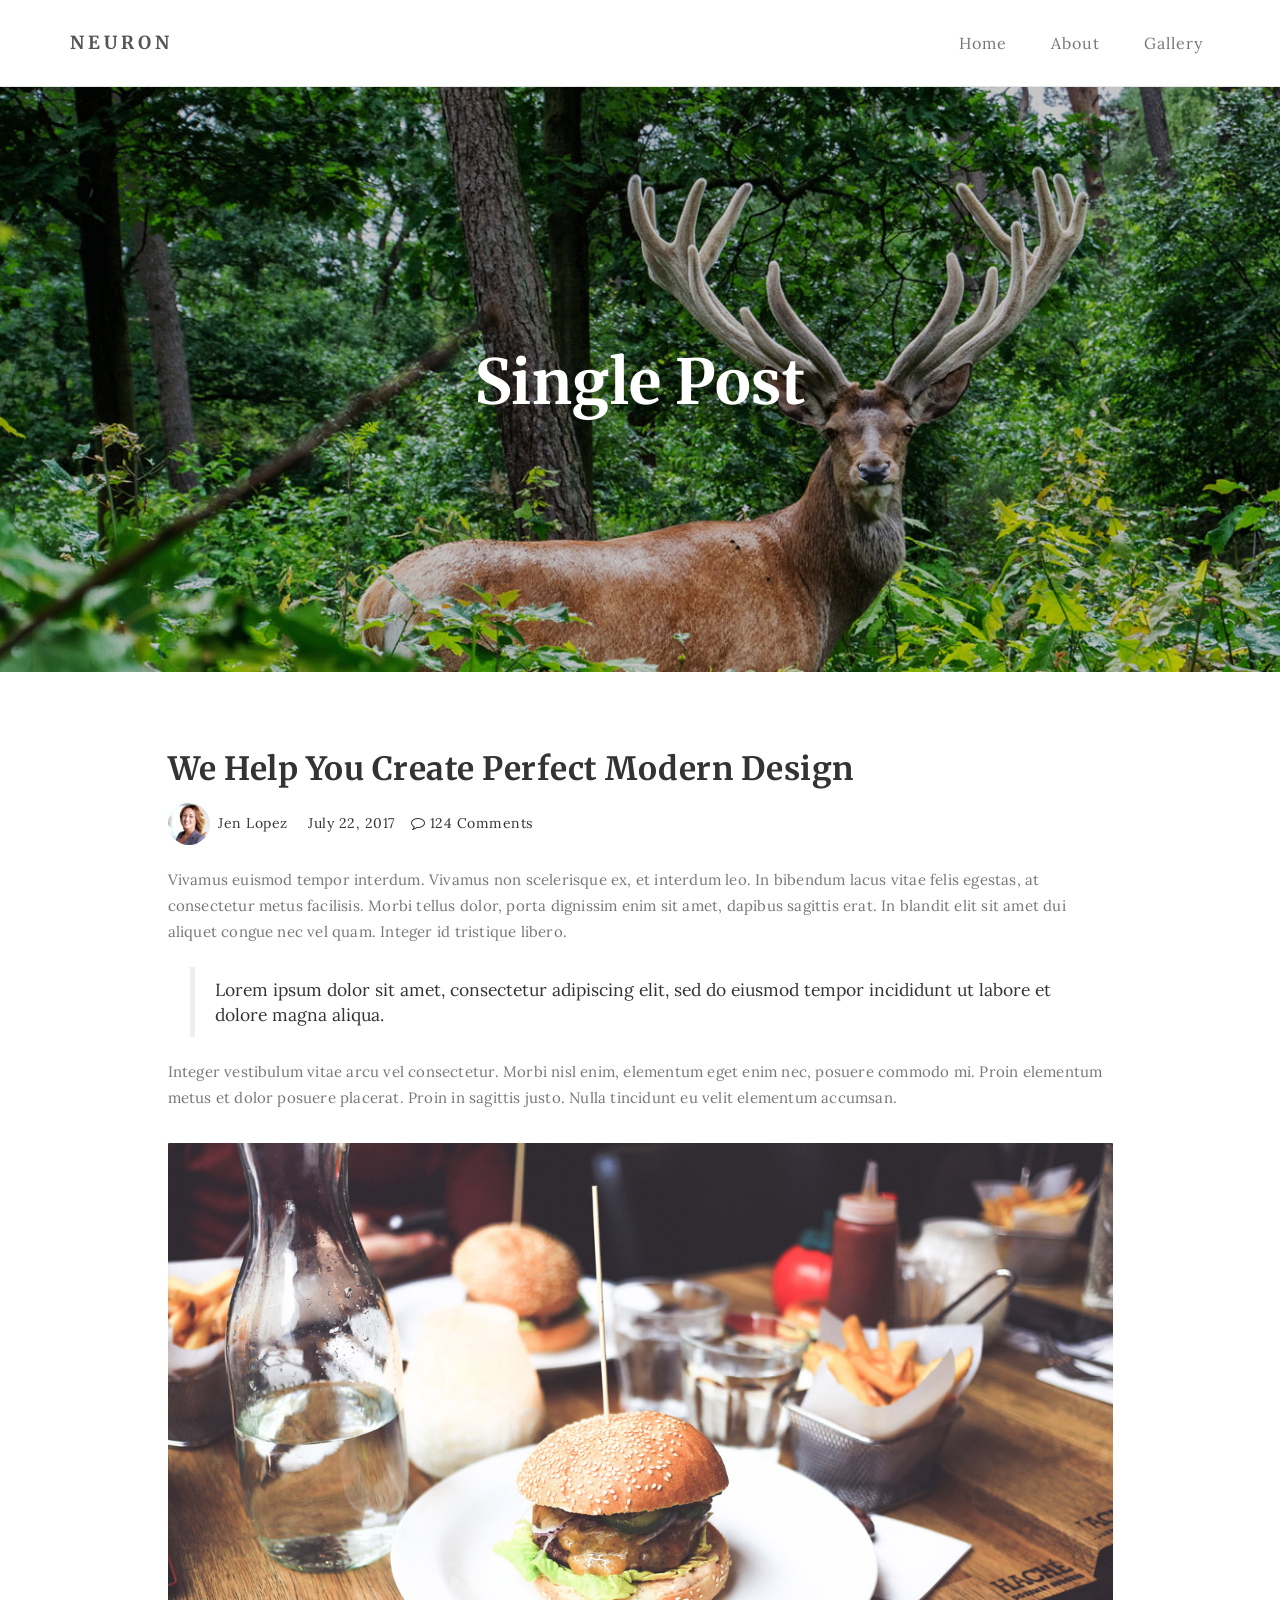
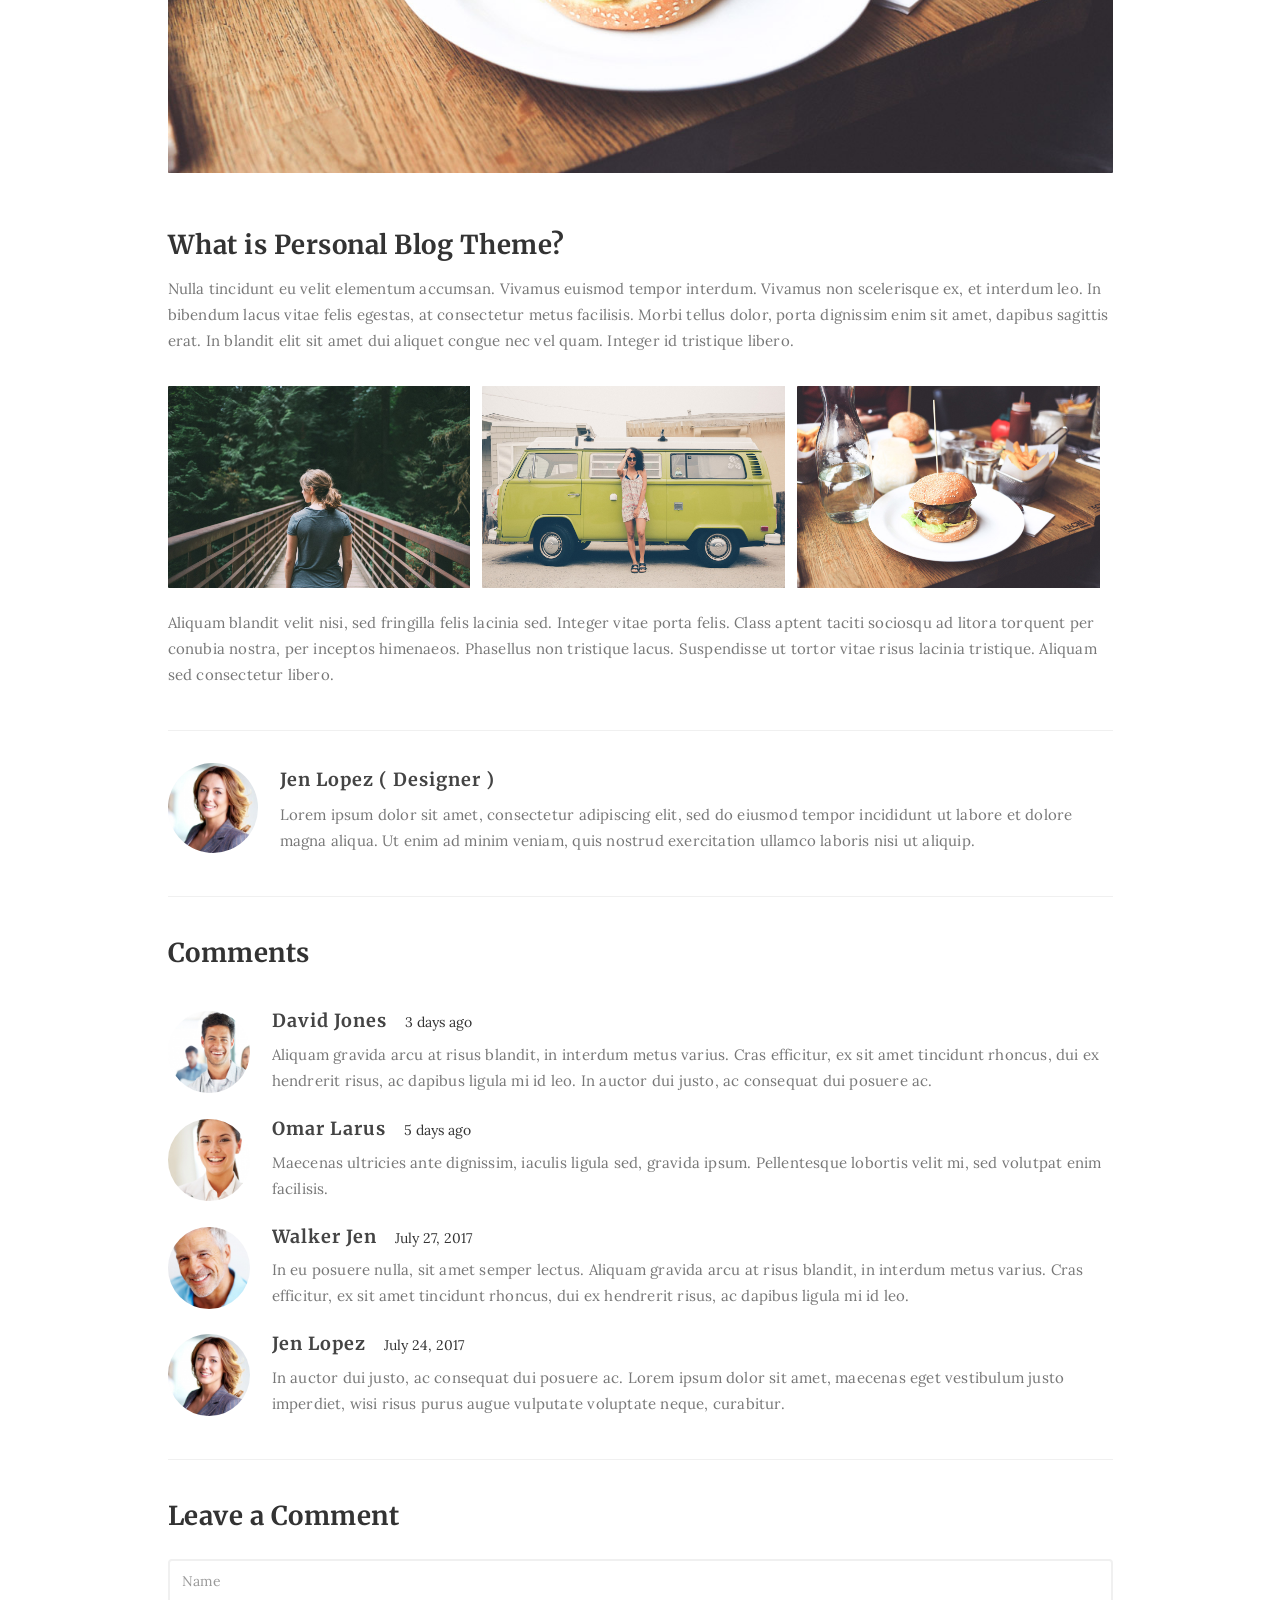
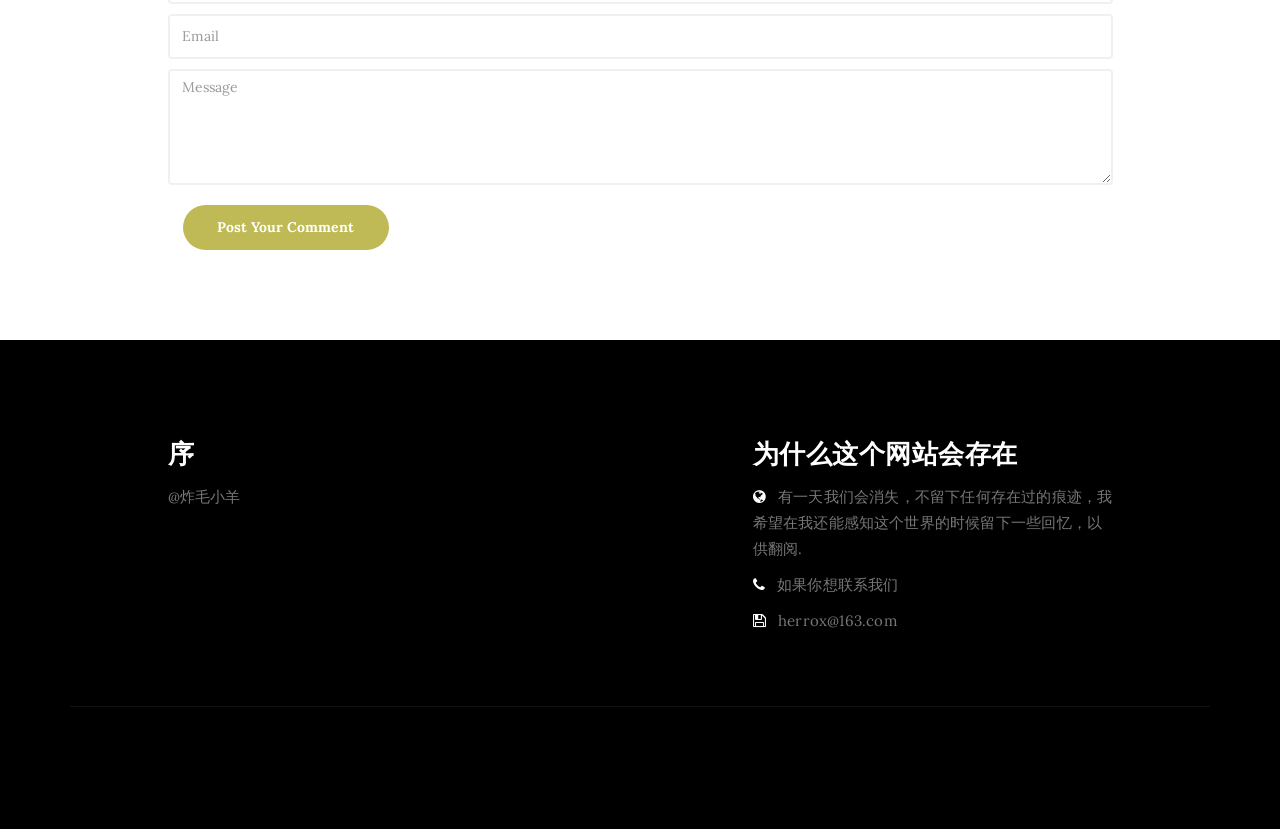
<file: single-post.html>
<!DOCTYPE html>
<html lang="en">
<head>

<meta charset="UTF-8">
<meta http-equiv="X-UA-Compatible" content="IE=Edge">
<meta name="description" content="">
<meta name="keywords" content="">
<meta name="author" content="">
<meta name="viewport" content="width=device-width, initial-scale=1, maximum-scale=1">

<title>Neuron Template - Single Post</title>
<!--

Template 2085 Neuron

http://www.tooplate.com/view/2085-neuron

-->
<link rel="stylesheet" href="css/bootstrap.min.css">
<link rel="stylesheet" href="css/font-awesome.min.css">

<!-- Main css -->
<link rel="stylesheet" href="css/style.css">
<link href="https://fonts.googleapis.com/css?family=Lora|Merriweather:300,400" rel="stylesheet">

</head>
<body>

<!-- PRE LOADER -->

<div class="preloader">
     <div class="sk-spinner sk-spinner-wordpress">
          <span class="sk-inner-circle"></span>
     </div>
</div>

<!-- Navigation section  -->

<div class="navbar navbar-default navbar-static-top" role="navigation">
     <div class="container">

          <div class="navbar-header">
               <button class="navbar-toggle" data-toggle="collapse" data-target=".navbar-collapse">
                    <span class="icon icon-bar"></span>
                    <span class="icon icon-bar"></span>
                    <span class="icon icon-bar"></span>
               </button>
               <a href="index.html" class="navbar-brand">Neuron</a>
          </div>
          <div class="collapse navbar-collapse">
               <ul class="nav navbar-nav navbar-right">
                    <li><a href="index.html">Home</a></li>
                    <li><a href="about.html">About</a></li>
                    <li><a href="gallery.html">Gallery</a></li>
               </ul>
          </div>

  </div>
</div>

<!-- Home Section -->

<section id="home" class="main-single-post parallax-section">
     <div class="overlay"></div>
     <div class="container">
          <div class="row">

               <div class="col-md-12 col-sm-12">
                    <h1>Single Post</h1>
               </div>

          </div>
     </div>
</section>

<!-- Blog Single Post Section -->

<section id="blog-single-post">
     <div class="container">
          <div class="row">

               <div class="col-md-offset-1 col-md-10 col-sm-12">
                    <div class="blog-single-post-thumb">
                         

                         <div class="blog-post-title">
                              <h2>We Help You Create Perfect Modern Design</a></h2>
                         </div>

                         <div class="blog-post-format">
                              <span><a href="#"><img src="images/author-image1.jpg" class="img-responsive img-circle"> Jen Lopez</a></span>
                              <span><i class="fa fa-date"></i> July 22, 2017</span>
                              <span><a href="#"><i class="fa fa-comment-o"></i> 124 Comments</a></span>
                         </div>

                         <div class="blog-post-des">
                              <p>Vivamus euismod tempor interdum. Vivamus non scelerisque ex, et interdum leo. In bibendum lacus vitae felis egestas, at consectetur metus facilisis. Morbi tellus dolor, porta dignissim enim sit amet, dapibus sagittis erat. In blandit elit sit amet dui aliquet congue nec vel quam. Integer id tristique libero.</p>
                              <blockquote>Lorem ipsum dolor sit amet, consectetur adipiscing elit, sed do eiusmod tempor incididunt ut labore et dolore magna aliqua. </blockquote>
                              <p>Integer vestibulum vitae arcu vel consectetur. Morbi nisl enim, elementum eget enim nec, posuere commodo mi. Proin elementum metus et dolor posuere placerat. Proin in sagittis justo. Nulla tincidunt eu velit elementum accumsan.</p>
                              
                              <div class="blog-post-image">
                              <img src="images/blog-image3.jpg" class="img-responsive" alt="Blog Image 3">
                         </div>
                         
                              <h3>What is Personal Blog Theme?</h3>
                              <p>Nulla tincidunt eu velit elementum accumsan. Vivamus euismod tempor interdum. Vivamus non scelerisque ex, et interdum leo. In bibendum lacus vitae felis egestas, at consectetur metus facilisis. Morbi tellus dolor, porta dignissim enim sit amet, dapibus sagittis erat. In blandit elit sit amet dui aliquet congue nec vel quam. Integer id tristique libero.</p>
                         </div>
                         
                         

                         <div class="blog-single-post-image">
                              <div class="col-md-4 col-sm-4">
                                   <img src="images/blog-image1.jpg" class="img-responsive" alt="Blog Image 1">
                              </div>
                              <div class="col-md-4 col-sm-4">
                                   <img src="images/blog-image2.jpg" class="img-responsive" alt="Blog Image 2">
                              </div>
                              <div class="col-md-4 col-sm-4">
                                   <img src="images/blog-image3.jpg" class="img-responsive" alt="Blog Image 3">
                              </div>
                         </div>
                         <p>Aliquam blandit velit nisi, sed fringilla felis lacinia sed. Integer vitae porta felis. Class aptent taciti sociosqu ad litora torquent per conubia nostra, per inceptos himenaeos. Phasellus non tristique lacus. Suspendisse ut tortor vitae risus lacinia tristique. Aliquam sed consectetur libero.</p>

                         <div class="blog-author">
                              <div class="media">
                                   <div class="media-object pull-left">
                                        <img src="images/author-image1.jpg" class="img-circle img-responsive" alt="blog">
                                   </div>
                                   <div class="media-body">
                                        <h3 class="media-heading"><a href="#">Jen Lopez ( Designer )</a></h3>
                                        <p>Lorem ipsum dolor sit amet, consectetur adipiscing elit, sed do eiusmod tempor incididunt ut labore et dolore magna aliqua. Ut enim ad minim veniam, quis nostrud exercitation ullamco laboris nisi ut aliquip.</p>
                                   </div>
                              </div>
                         </div>

                         <div class="blog-comment">
                              <h3>Comments</h3>
                                   <div class="media">
                                        <div class="media-object pull-left">
                                             <img src="images/comment-image1.jpg" class="img-responsive img-circle" alt="Blog Image 11">
                                        </div>
                                        <div class="media-body">
                                             <h3 class="media-heading">David Jones</h3>
                                             <span>3 days ago</span>
                                             <p>Aliquam gravida arcu at risus blandit, in interdum metus varius. Cras efficitur, ex sit amet tincidunt rhoncus, dui ex hendrerit risus, ac dapibus ligula mi id leo. In auctor dui justo, ac consequat dui posuere ac.</p>
                                        </div>
                                   </div>
                                   <div class="media">
                                        <div class="media-object pull-left">
                                             <img src="images/comment-image2.jpg" class="img-responsive img-circle" alt="Blog Image 22">
                                        </div>
                                        <div class="media-body">
                                             <h3 class="media-heading">Omar Larus</h3>
                                             <span>5 days ago</span>
                                             <p>Maecenas ultricies ante dignissim, iaculis ligula sed, gravida ipsum. Pellentesque lobortis velit mi, sed volutpat enim facilisis.</p>
                                        </div>
                                   </div>
                                   <div class="media">
                                        <div class="media-object pull-left">
                                             <img src="images/author-image2.jpg" class="img-responsive img-circle" alt="Blog Image 33">
                                        </div>
                                        <div class="media-body">
                                             <h3 class="media-heading">Walker Jen</h3>
                                             <span>July 27, 2017</span>
                                             <p>In eu posuere nulla, sit amet semper lectus. Aliquam gravida arcu at risus blandit, in interdum metus varius. Cras efficitur, ex sit amet tincidunt rhoncus, dui ex hendrerit risus, ac dapibus ligula mi id leo.</p>
                                        </div>
                                   </div>
                                   <div class="media">
                                        <div class="media-object pull-left">
                                             <img src="images/author-image1.jpg" class="img-responsive img-circle" alt="Blog Image 44">
                                        </div>
                                        <div class="media-body">
                                             <h3 class="media-heading">Jen Lopez</h3>
                                             <span>July 24, 2017</span>
                                             <p>In auctor dui justo, ac consequat dui posuere ac. Lorem ipsum dolor sit amet, maecenas eget vestibulum justo imperdiet, wisi risus purus augue vulputate voluptate neque, curabitur.</p>
                                        </div>
                                   </div>
                         </div>

                         <div class="blog-comment-form">
                              <h3>Leave a Comment</h3>
                                   <form action="#" method="post">
                           	 	 	 	<input type="text" class="form-control" placeholder="Name" name="name" required>
                                        <input type="email" class="form-control" placeholder="Email" name="email" required>
                                        <textarea name="message" rows="5" class="form-control" id="message" placeholder="Message" message="message" required="required"></textarea>
                                        <div class="col-md-3 col-sm-4">
                                             <input name="submit" type="submit" class="form-control" id="submit" value="Post Your Comment">
                                        </div>
                                   </form>
                         </div>
                    </div>
          </div>
     </div>
</section>

<!-- Footer Section -->

<footer>
     <div class="container">
          <div class="row">

               <div class="col-md-5 col-md-offset-1 col-sm-6">
                    <h3>      序</h3>
                    <p>@炸毛小羊</p>

               </div>

               <div class="col-md-4 col-md-offset-1 col-sm-6">
                    <h3>为什么这个网站会存在</h3>
                    <p><i class="fa fa-globe"></i> 有一天我们会消失，不留下任何存在过的痕迹，我希望在我还能感知这个世界的时候留下一些回忆，以供翻阅.</p>
                    <p><i class="fa fa-phone"></i> 如果你想联系我们</p>
                    <p><i class="fa fa-save"></i> herrox@163.com</p>
               </div>

               <div class="clearfix col-md-12 col-sm-12">
                    <hr>
               </div>

               <!-- <div class="col-md-12 col-sm-12">
                    <ul class="social-icon">
                         <li><a href="#" class="fa fa-facebook"></a></li>
                         <li><a href="#" class="fa fa-twitter"></a></li>
                         <li><a href="#" class="fa fa-google-plus"></a></li>
                         <li><a href="#" class="fa fa-dribbble"></a></li>
                         <li><a href="#" class="fa fa-linkedin"></a></li>
                    </ul>
               </div> -->
               
          </div>
     </div>
</footer>

<!-- Back top -->
<a href="#back-top" class="go-top"><i class="fa fa-angle-up"></i></a>

<!-- SCRIPTS -->

<script src="js/jquery.js"></script>
<script src="js/bootstrap.min.js"></script>
<script src="js/jquery.parallax.js"></script>
<script src="js/custom.js"></script>

</body>
</html>
</file>
<file: css/style.css>
/*

Template 2085 Neuron

http://www.tooplate.com/view/2085-neuron

*/

body {
		background: #ffffff;
    font-family: 'Lora', serif;
    font-style: normal;
		font-weight: 300;
    overflow-x: hidden;
}


/*---------------------------------------
    Typorgraphy              
-----------------------------------------*/

h1,h2,h3,h4,h5,h6 {
  font-family: 'Merriweather', serif;
  font-style: normal;
  font-weight: bold;
  letter-spacing: 0.5px;
}

h1 {
    font-size: 62px;
    padding-bottom: 14px;
    margin-bottom: 0px;
}

h2 {
  font-size: 32px;
}

h2,h3 {
  padding-bottom: 6px;
}

h3 {
  font-size: 26px;
}

h4 {
  color: #666;
  font-size: 12px;
  font-weight: normal;
  letter-spacing: 2px;
}

p {
    color: #777;
    font-size: 15px;
    font-weight: 300;
    line-height: 26px;
    letter-spacing: 0.2px;
}

.btn-success:focus {
  background-color: #000;
  border-color: transparent;
}


/*---------------------------------------
    General               
-----------------------------------------*/

html{
  -webkit-font-smoothing: antialiased;
}

a {
  color: #4d638c;
  -webkit-transition: 0.5s;
  -o-transition: 0.5s;
  transition: 0.5s;
  text-decoration: none !important;
}
a:hover, a:active, a:focus {
  color: #4d638c;
  outline: none;
}

* {
  -webkit-box-sizing: border-box;
  -moz-box-sizing: border-box;
  box-sizing: border-box;
}

*:before,
*:after {
  -webkit-box-sizing: border-box;
  -moz-box-sizing: border-box;
  box-sizing: border-box;
}

#about, 
#gallery,
#contact,
#blog, 
#blog-single-post {
  padding-top: 60px;
  padding-bottom: 80px;
}

.main-about,
.main-single-post,
.main-gallery,
.main-contact {
  height: 65vh;
}

.overlay {
  background: rgba(0,0,0,0.2 );
  width: 100%;
  height: 100vh;
  position: absolute;
  top: 0;
  left: 0;
  right: 0;
  bottom: 0;
}

.parallax-section {
  background-attachment: fixed !important;
  background-size: cover !important;
  overflow: hidden;
}


/*---------------------------------------
    Preloader section              
-----------------------------------------*/

.preloader {
  position: fixed;
  top: 0;
  left: 0;
  width: 100%;
  height: 100%;
  z-index: 99999;
  display: flex;
  flex-flow: row nowrap;
  justify-content: center;
  align-items: center;
  background: none repeat scroll 0 0 #ffffff;
}

.sk-spinner-wordpress.sk-spinner {
  background-color: #bfba55;
  width: 40px;
  height: 40px;
  border-radius: 40px;
  position: relative;
  -webkit-animation: sk-innerCircle 1s linear infinite;
  animation: sk-innerCircle 1s linear infinite; 
}

.sk-spinner-wordpress .sk-inner-circle {
  display: block;
  background-color: #ffffff;
  width: 16px;
  height: 16px;
  position: absolute;
  border-radius: 8px;
  top: 5px;
  left: 5px; 
}

@-webkit-keyframes sk-innerCircle {
  0% {
    -webkit-transform: rotate(0);
            transform: rotate(0); }

  100% {
    -webkit-transform: rotate(360deg);
            transform: rotate(360deg); } }

@keyframes sk-innerCircle {
  0% {
    -webkit-transform: rotate(0);
            transform: rotate(0); }

  100% {
    -webkit-transform: rotate(360deg);
            transform: rotate(360deg); } }



/*---------------------------------------
    Main Navigation             
-----------------------------------------*/

.navbar-default {
    background: #ffffff;
    margin: 0 !important;
    padding: 18px 0;
}

.navbar-default .navbar-brand {
  color: #555;
  font-family: 'Merriweather', serif;
  font-weight: bold;
  text-transform: uppercase;
  letter-spacing: 4px;
  margin: 0;
}

.navbar-default .navbar-nav li a {
    color: #777;
    font-size: 16px;
    letter-spacing: 1px;
    -webkit-transition: all 0.4s ease-in-out;
    transition: all 0.4s ease-in-out;
    padding-right: 22px;
    padding-left: 22px;
}

.navbar-default .navbar-nav > li a:hover {
    color: #bfba55 !important;
}

.navbar-default .navbar-nav > li > a:hover,
.navbar-default .navbar-nav > li > a:focus {
    color: #606066;
    background-color: transparent;
}

.navbar-default .navbar-nav li a:hover,
 .navbar-default .navbar-nav .active > a {
    color: #bfba55;
  }

.navbar-default .navbar-nav > .active > a,
.navbar-default .navbar-nav > .active > a:hover,
.navbar-default .navbar-nav > .active > a:focus {
    color: #bfba55;
    background-color: transparent;
}

.navbar-default .navbar-toggle {
     border: none;
     padding-top: 10px;
  }

.navbar-default .navbar-toggle .icon-bar {
    background: #bfba55;
    border-color: transparent;
  }

.navbar-default .navbar-toggle:hover,
.navbar-default .navbar-toggle:focus { 
  background-color: transparent;
}



/*---------------------------------------
    Home section              
-----------------------------------------*/

#home {
    background-size: cover;
    background-position: center center;
    color: #ffffff;
    display: -webkit-box;
    display: -webkit-flex;
     display: -ms-flexbox;
    display: flex;
    -webkit-box-align: center;
    -webkit-align-items: center;
    -ms-flex-align: center;
     align-items: center;
    position: relative;
    text-align: center;
}

.main-home {
  background: url('../images/首页.png') no-repeat;
  height: 100vh;
}

.main-about {
  background: url('../images/about-bg.jpg') no-repeat;
}

.main-single-post {
  background: url('../images/single-post-bg.jpg') no-repeat;
}

.main-gallery {
  background: url('../images/gallery-bg.jpg') no-repeat;
}

.main-contact {
  background: url('../images/contact-bg.jpg') no-repeat;
}

#particles-js {
  position: absolute;
  width: 100%;
  height: 100vh;
  top: 0;
  left: 0;
}

#home h4 {
  color: #bfba55;
}

#home .btn {
  background: #ffffff;
  border: 2px solid #ffffff;
  border-radius: 100px;
  color: #444;
  font-family: 'Merriweather', serif;
  font-size: 10px;
  font-weight: bold;
  letter-spacing: 2px;
  text-transform: uppercase;
  padding: 13px 22px;
  margin-top: 42px;
  transition: all 0.4s ease-in-out;
}

#home .btn:hover {
  background: transparent;
  border-color: #ffffff;
  color: #ffffff;
}



/*---------------------------------------
   About section              
-----------------------------------------*/

#about .col-md-6 {
  padding-top: 22px;
  padding-bottom: 32px;
}

#about .col-md-6 img {
  padding: 22px 0px 22px 22px;
}

#about .col-md-4 {
  padding-bottom: 32px;
}

#about .col-md-4 img {
  padding-top: 12px;
}



/*---------------------------------------
   Gallery section              
-----------------------------------------*/

#gallery span {
  display: block;
  padding-bottom: 32px;
}

#gallery .col-md-6 {
  padding-left: 0px;
  padding-right: 0px;
}

#gallery .gallery-thumb {
  background-color: #ffffff;
  box-shadow: 0px 1px 2px 0px rgba(90, 91, 95, 0.15);
  cursor: pointer;
  display: block;
  position: relative;
  top: 0px;
  transition: all 0.4s ease-in-out;
}

#gallery .gallery-thumb:hover {
  box-shadow: 0px 16px 22px 0px rgba(90, 91, 95, 0.3);
  top: -5px;
}

#gallery .gallery-thumb img {
  width: 100%;
}

#gallery .col-md-12 p {
  padding-top: 22px;
  text-align: center;
}



/*---------------------------------------
   Contact section              
-----------------------------------------*/

#contact .col-md-4 {
  padding-left: 0px;
}

#contact .col-md-12 {
  padding-left: 0;
}

#contact form {
  padding-top: 32px;
}

#contact .form-control {
  border: 2px solid #f0f0f0;
  box-shadow: none;
  margin-top: 10px;
  margin-bottom: 10px;
  transition: all 0.4s ease-in-out;
}

#contact .form-control:hover {
  border-color: #555;
}

#contact input {
  height: 50px;
}

#contact input[type="submit"] {
  background: #bfba55;
  border-radius: 100px;
  border: none;
  color: #ffffff;
  font-weight: bold;
  transition: all 0.4s ease-in-out;
}

#contact input[type="submit"]:hover {
  background: #333;
}



/*---------------------------------------
   Blog section              
-----------------------------------------*/

.blog-post-thumb {
  border-bottom: 1px solid #f0f0f0;
  padding-top: 32px;
  padding-bottom: 62px;
  margin-bottom: 32px;
}

.blog-post-thumb:last-child {
  border-bottom: 0px;
  padding-bottom: 32px;
  margin-bottom: 0px;
}

.blog-post-image,
.blog-post-video {
  padding-top: 22px;
  padding-bottom: 22px;
  width: 100%;
}

#about img,
.blog-post-image img {
  border-radius: 1px;
}

.blog-post-title a {
  color: #222;
}

.blog-post-title a:hover {
  color: #bfba55;
}

.blog-post-format {
  padding-bottom: 22px;
}

.blog-post-format span {
  letter-spacing: 0.5px;
  padding-right: 12px;
}

.blog-post-format span a {
  color: #333;
}

.blog-post-format span img {
  display: inline-block;
  width: 42px;
  margin-right: 4px;
}

.blog-post-des blockquote {
  margin: 22px;
}

.blog-post-des .btn {
  border-radius: 100px;
  color: #777;
  font-weight: bold;
  letter-spacing: 1px;
  padding: 14px 28px;
  margin-top: 26px;
  transition: all 0.4s ease-in-out;
}

.blog-post-des .btn:hover {
  background: #bfba55;
  border-color: transparent;
  color: #ffffff;
}

.blog-author {
  border-top: 1px solid #f0f0f0;
  border-bottom: 1px solid #f0f0f0;
  padding-top: 32px;
  padding-bottom: 32px;
  margin-top: 42px;
  margin-bottom: 42px;
}

.blog-author .media img {
  display: inline-block;
  width: 90px;
  margin-right: 12px;
}

.blog-author .media a,
.blog-comment .media h3 {
  color: #444;
  font-size: 18px;
  letter-spacing: 1px;
}

.blog-comment {
  border-bottom: 1px solid #f0f0f0;
  padding-bottom: 32px;
  margin-bottom: 42px;
}

.blog-comment .media:nth-child(2) {
  padding-top: 22px;
}

.blog-comment .media img {
  width: 82px;
  margin-right: 12px;
}

.blog-comment .media h3 {
  display: inline-block;
  padding-right: 14px;
}


.blog-comment-form h3 {
  padding-bottom: 18px;
}

#about .col-md-6, #about .col-md-4,
.blog-comment-form .col-md-4 {
  padding-left: 0px;
}

.blog-comment-form .form-control {
  box-shadow: none;
  border: 2px solid #f0f0f0;
  margin-top: 10px;
  margin-bottom: 10px;
  transition: all 0.4s ease-in-out;
}

.blog-comment-form .form-control:hover {
  border-color: #555;
}

.blog-comment-form input {
  height: 45px;
}

.blog-comment-form input[type="submit"] {
  background: #bfba55;
  border-radius: 100px;
  border: none;
  color: #ffffff;
  font-weight: bold;
  transition: all 0.4s ease-in-out;
}

.blog-comment-form input[type="submit"]:hover {
  background: #333;
  border-color: transparent;
  color: #ffffff;
}



/*---------------------------------------
   Blog Single Post section              
-----------------------------------------*/

#blog-single-post .blog-single-post-image {
  padding-top: 22px;
}

#blog-single-post .blog-single-post-image .col-md-4 {
  padding-left: 0px;
  padding-right: 0px;
  padding-bottom: 22px;
}

#blog-single-post .blog-single-post-image img {
  border-radius: 1px;
  padding-right: 12px;
}

#blog-single-post .blog-post-des h3 {
  padding-top: 16px;
}



/*---------------------------------------
   Footer section              
-----------------------------------------*/

footer {
    background: #000;
    color: #ffffff;
    padding: 80px 0px;
    position: relative;
}

footer .col-md-4 .fa {
  color: #ffffff;
  padding-right: 8px;
}

footer hr {
  border-color: #121212;
  margin-top: 62px;
  margin-bottom: 42px;
}

footer .footer-copyright {
  padding-top: 12px;
}



/* Back top */
.go-top {
  background-color: #ffffff;
  box-shadow: 1px 1.732px 12px 0px rgba( 0, 0, 0, .14 ), 1px 1.732px 3px 0px rgba( 0, 0, 0, .12 );
  transition : all 1s ease;
  bottom: 2em;
  right: 2em;
  color: #333;
  font-size: 24px;
  display: none;
  position: fixed;
  text-decoration: none;
  width: 40px;
  height: 40px;
  line-height: 38px;
  text-align: center;
  border-radius: 100%;
}

.go-top:hover {
    background: #bfba55;
    color: #ffffff;
}



/*---------------------------------------
   Social icon             
-----------------------------------------*/

.social-icon {
    position: relative;
    padding: 0;
    margin: 0;
    text-align: center;
}

.social-icon li {
    display: inline-block;
    list-style: none;
}

.social-icon li a {
    border: 2px solid #292929;
    color: #292929;
    border-radius: 100px;
    cursor: pointer;
    font-size: 16px;
    text-decoration: none;
    transition: all 0.4s ease-in-out;
    width: 50px;
    height: 50px;
    line-height: 50px;
    text-align: center;
    vertical-align: middle;
    position: relative;
    margin: 22px 12px 10px 12px;
}

.social-icon li a:hover {
    border-color: #bfba55;
    color: #bfba55;
    transform: scale(1.1);
}



/*---------------------------------------
   Mobile Responsive         
-----------------------------------------*/

@media (max-width: 980px) {

  .main-about,
  .main-single-post,  
  .main-gallery,
  .main-contact {
    height: 35vh;
  }

}


@media (max-width: 768px) {

  h1 {
    font-size: 52px;
  }

  h2 {
    font-size: 26px;
  }

  #about .col-md-6 img {
    padding-left: 0px;
  }

  #blog-single-post .blog-single-post-image img {
    padding-bottom: 22px;
  }

  footer .col-md-4 {
    padding-top: 22px;
  }

}


@media (max-width: 650px) {

  h1 {
    font-size: 42px;
  }

  #about, #gallery,
  #contact,
  #blog, #blog-single-post {
    padding-top: 60px;
    padding-bottom: 60px;
  }

}
</file>
